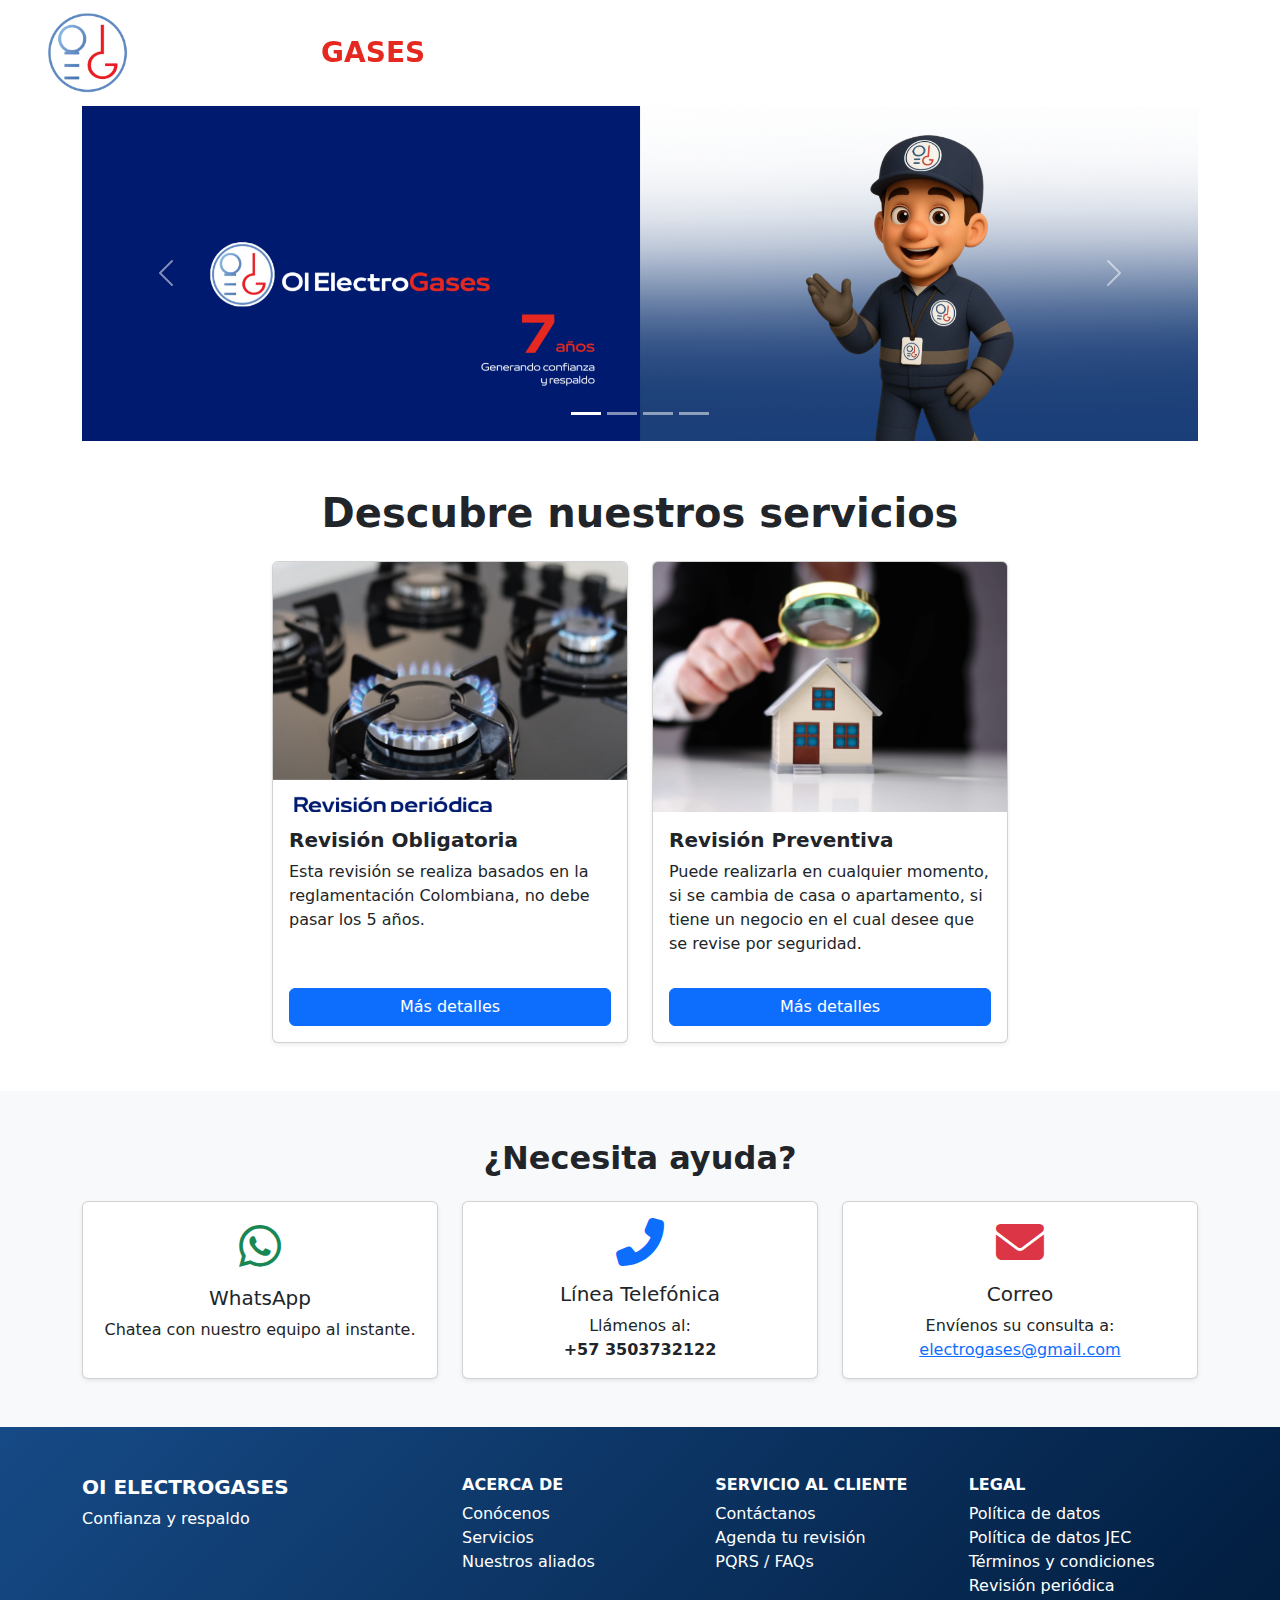
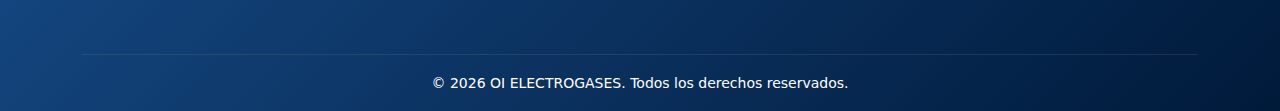
<file: index.html>
<!DOCTYPE html>
<html lang="es">
<head>
  <meta charset="UTF-8" />
  <meta name="viewport" content="width=device-width, initial-scale=1" />
  
  <!-- SEO Meta Tags -->
  <title>OI ELECTROGASES – Inicio | Revisión Periódica Obligatoria de Gas Natural</title>
  <meta name="description" content="OI ELECTROGASES - Empresa especializada en revisiones periódicas obligatorias de gas natural en Colombia. Servicios certificados por ONAC. Agenda tu revisión hoy." />
  <meta name="keywords" content="revisión gas natural, inspección gas, RPO, revisión periódica obligatoria, gas natural Colombia, ONAC, revisión preventiva gas, certificación gas" />
  <meta name="author" content="OI ELECTROGASES" />
  <meta name="robots" content="index, follow" />
  <link rel="canonical" href="https://www.oielectrogases.com/" />
  
  <!-- Open Graph / Facebook -->
  <meta property="og:type" content="website" />
  <meta property="og:url" content="https://www.oielectrogases.com/" />
  <meta property="og:title" content="OI ELECTROGASES - Revisión Periódica Obligatoria de Gas Natural" />
  <meta property="og:description" content="Servicios certificados de revisión e inspección de instalaciones de gas natural en Colombia. Cumplimiento con normativa CREG." />
  <meta property="og:image" content="https://www.oielectrogases.com/img/logo.png" />
  <meta property="og:site_name" content="OI ELECTROGASES" />
  <meta property="og:locale" content="es_CO" />
  
  <!-- Twitter Card -->
  <meta name="twitter:card" content="summary_large_image" />
  <meta name="twitter:url" content="https://www.oielectrogases.com/" />
  <meta name="twitter:title" content="OI ELECTROGASES - Revisión Periódica Obligatoria de Gas" />
  <meta name="twitter:description" content="Servicios certificados de revisión e inspección de instalaciones de gas natural en Colombia." />
  <meta name="twitter:image" content="https://www.oielectrogases.com/img/logo.png" />

  <!-- Favicon -->
  <link rel="icon" type="image/png" sizes="32x32" href="img/logo.png" />
  <link rel="icon" type="image/png" sizes="16x16" href="img/logo.png" />
  <link rel="apple-touch-icon" sizes="180x180" href="img/logo.png" />
  <link rel="shortcut icon" href="img/logo.png" />

  <!-- === BOOTSTRAP CSS LOCAL === -->
  <link rel="stylesheet" href="css/bootstrap.min.css" />

  <!-- 2) FontAwesome CSS local -->
  <!-- Aquí enlazamos al all.min.css que está dentro de tu carpeta css/ -->
  <link rel="stylesheet" href="css/all.min.css" />
  <link rel="stylesheet" href="css/style.css">
  <link href="https://fonts.googleapis.com/css2?family=Work+Sans:wght@100&display=swap" rel="stylesheet">

</head>
<body>
  <!-- ============================
       BARRA DE NAVEGACIÓN (Header) - Componente dinámico
       ============================ -->
  <div id="navbar-container"></div>


  <!-- ================
       VISTA: INICIO
       ================ -->
  <main>
<!-- ============================================
     CARRUSEL EN CONTAINER (alto 500px, .png,
     autoplay y controles manuales)
     ============================================ -->
  <div class="container py-0">
    <div
      id="miCarrusel"
      class="carousel slide"
      data-bs-ride="carousel"
      data-bs-interval="5000"
    >
      <!-- Indicadores -->
      <div class="carousel-indicators">
        <button
          type="button"
          data-bs-target="#miCarrusel"
          data-bs-slide-to="0"
          class="active"
        ></button>
        <button
          type="button"
          data-bs-target="#miCarrusel"
          data-bs-slide-to="1"
        ></button>
        <button
          type="button"
          data-bs-target="#miCarrusel"
          data-bs-slide-to="2"
        ></button>
        <button
          type="button"
          data-bs-target="#miCarrusel"
          data-bs-slide-to="3"
        ></button>
      </div>

      <!-- Slides (solo imágenes) -->
      <div class="carousel-inner">
        <div class="carousel-item active">
          <img src="img/slide1.png" class="d-block w-100 carousel-img" alt="Slide 1" />
        </div>
        <div class="carousel-item">
          <img src="img/slide2.png" class="d-block w-100 carousel-img" alt="Slide 2" loading="lazy" />
        </div>
        <div class="carousel-item">
          <img src="img/slide3.png" class="d-block w-100 carousel-img" alt="Slide 3" loading="lazy" />
        </div>
        <div class="carousel-item">
          <img src="img/slide4.png" class="d-block w-100 carousel-img" alt="Slide 4" loading="lazy" />
        </div>
      </div>

      <!-- Controles -->
      <button class="carousel-control-prev" type="button" data-bs-target="#miCarrusel" data-bs-slide="prev">
        <span class="carousel-control-prev-icon"></span>
        <span class="visually-hidden">Anterior</span>
      </button>
      <button class="carousel-control-next" type="button" data-bs-target="#miCarrusel" data-bs-slide="next">
        <span class="carousel-control-next-icon"></span>
        <span class="visually-hidden">Siguiente</span>
      </button>
    </div>
  </div>

    <!-- 2. “Descubre Nuestros Servicios”: 2 CARTAS -->
    <section id="descubreServicios" class="py-5">
      <div class="container">
        <h1 class="text-center fw-bold mb-4 titulo-grande">Descubre nuestros servicios</h1>
        <div class="row g-4 justify-content-center">
          <!-- Card 1: Revisión Obligatoria -->
          <div class="col-md-5 col-lg-4">
            <div class="card h-100 shadow-sm">
              <img
                src="img/rpo.png"
                class="card-img-top"
                alt="Revisión Obligatoria"
                style="height: 250px; object-fit: cover;"
                loading="lazy"
              />
              <div class="card-body d-flex flex-column">
                <h5 class="card-title" style="font-weight: bold;">Revisión Obligatoria</h5>
                <p class="card-text flex-grow-1">
                  Esta revisión se realiza basados en la reglamentación Colombiana, no debe pasar los 5 años. 
                </p>
                <a href="pages/servicios.html" class="btn btn-primary mt-3">Más detalles</a>
              </div>
            </div>
          </div>
          <!-- Card 2: Revisión Preventiva -->
          <div class="col-md-5 col-lg-4">
            <div class="card h-100 shadow-sm">
              <img
                src="img/rpreventiva.png"
                class="card-img-top"
                alt="Revisión Preventiva"
                style="height: 250px; object-fit: cover;"
                loading="lazy"
              />
              <div class="card-body d-flex flex-column">
                <h5 class="card-title" style="font-weight: bold;">Revisión Preventiva</h5>
                <p class="card-text flex-grow-1">
                  Puede realizarla en cualquier momento, si se cambia de casa o apartamento, si tiene un negocio en el cual desee que se revise por seguridad.
                </p>
                <a href="pages/servicios.html" class="btn btn-primary mt-3">Más detalles</a>
              </div>
            </div>
          </div>
        </div>
      </div>
    </section>

    <!-- 3. “¿Necesitas ayuda?”: 3 CARTAS -->
    <!-- ================================
     SECCIÓN: “¿Necesitas ayuda?”
     ================================= -->
<section id="necesitasAyuda" class="py-5 bg-light">
  <div class="container">
    <h2 class="text-center fw-bold mb-4 titulo-grande">¿Necesita ayuda?</h2>
    <div class="row g-4 justify-content-center">
      <!-- Carta 1: WhatsApp -->
      <div class="col-sm-6 col-md-4">
        <div class="card h-100 text-center shadow-sm">
          <div class="card-body d-flex flex-column align-items-center justify-content-center">
            <!-- Icono de WhatsApp -->
            <i class="fab fa-whatsapp fa-3x text-success mb-3"></i>
            <h5 class="card-title">WhatsApp</h5>
            <p class="card-text">
              Chatea con nuestro equipo al instante.
            </p>
            <a href="https://wa.me/573503732122" target="_blank" rel="noopener noreferrer" class="stretched-link"></a>
          </div>
        </div>
      </div>

      <!-- Carta 2: Línea Telefónica -->
      <div class="col-sm-6 col-md-4">
        <div class="card h-100 text-center shadow-sm">
          <div class="card-body d-flex flex-column align-items-center justify-content-center">
            <!-- Icono de teléfono -->
            <i class="fas fa-phone-alt fa-3x text-primary mb-3"></i>
            <h5 class="card-title">Línea Telefónica</h5>
            <p class="card-text">
              Llámenos al:
              <br />
              <strong>+57 3503732122</strong>
            </p>
          </div>
        </div>
      </div>

      <!-- Carta 3: Correo Electrónico -->
      <div class="col-sm-6 col-md-4">
        <div class="card h-100 text-center shadow-sm">
          <div class="card-body d-flex flex-column align-items-center justify-content-center">
            <!-- Icono de correo -->
            <i class="fas fa-envelope fa-3x text-danger mb-3"></i>
            <h5 class="card-title">Correo</h5>
            <p class="card-text">
              Envíenos su consulta a:
              <br />
              <a href="mailto:electrogases@gmail.com">electrogases@gmail.com</a>
            </p>
          </div>
        </div>
      </div>
    </div>
  </div>
</section>


  <!-- =====================
       FOOTER COMÚN - Componente dinámico
       ===================== -->
  <div id="footer-container"></div>


  <!-- === BOOTSTRAP JS LOCAL === -->
  <script src="js/bootstrap.bundle.min.js"></script>
  <!-- Componentes reutilizables -->
  <script src="js/components.js"></script>
</body>
</html>
</file>
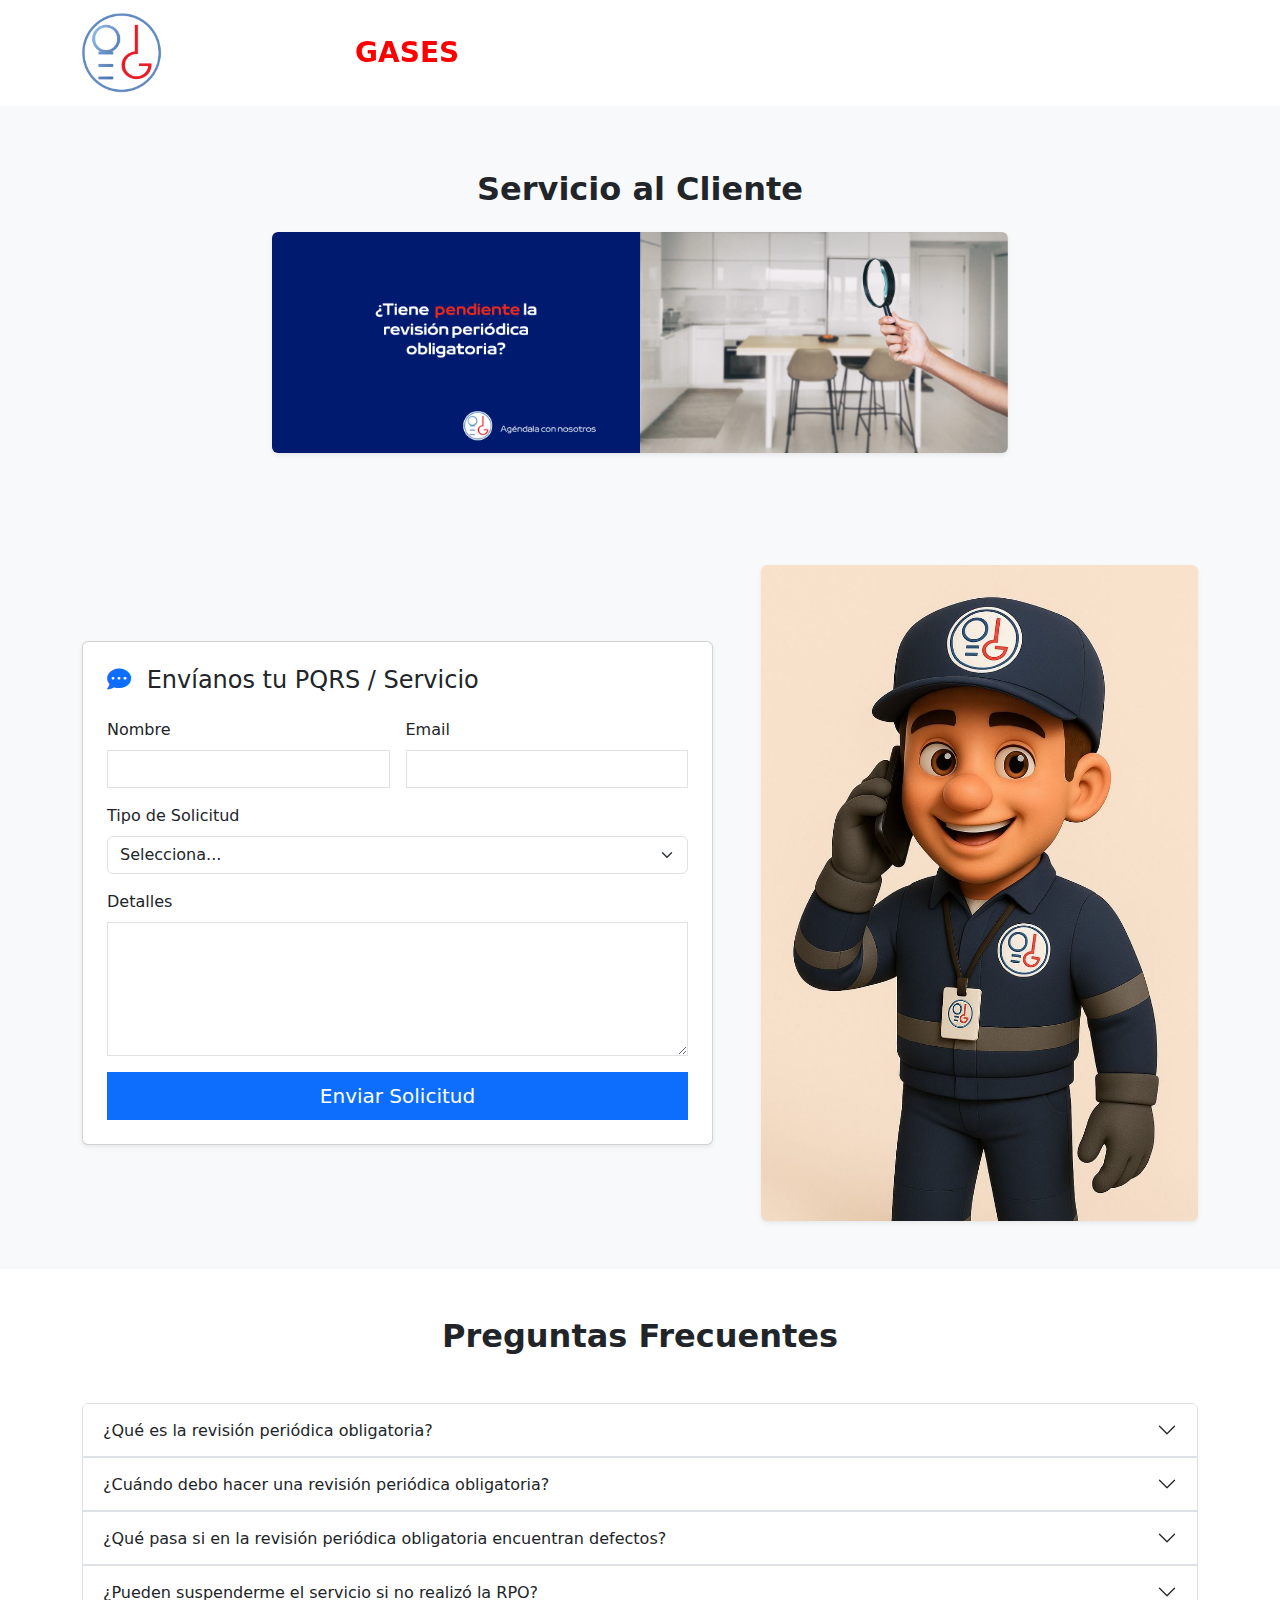
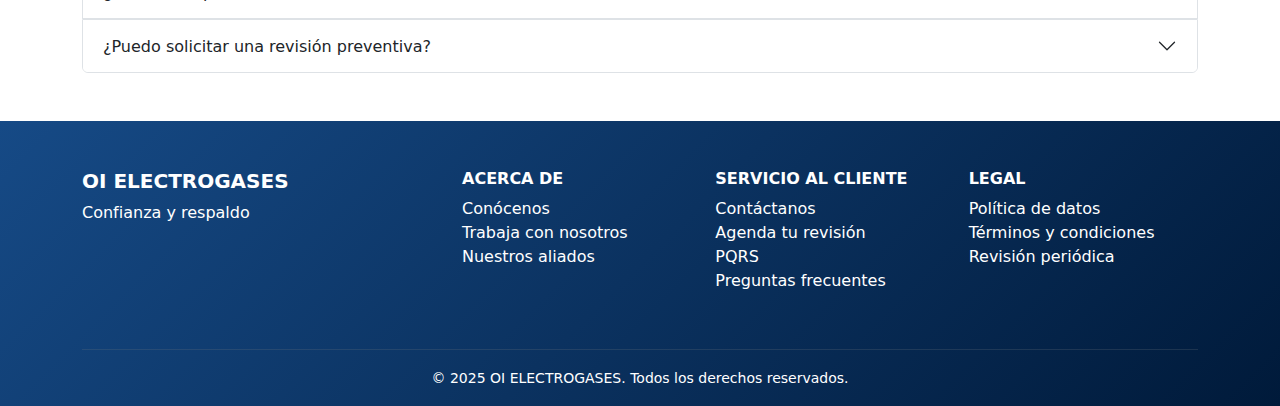
<file: servicios.html>
<!DOCTYPE html>
<html lang="es">
<head>
  <meta charset="UTF-8" />
  <meta name="viewport" content="width=device-width, initial-scale=1" />
  <title>OI ELECTROGASES – Servicios</title>

  <!-- Bootstrap CSS local -->
  <link rel="stylesheet" href="css/bootstrap.min.css" />

  <!-- FontAwesome CSS local (para íconos) -->
  <link rel="stylesheet" href="css/all.min.css" />

  <link rel="stylesheet" href="css/style.css">

  <style>
    /* =============================
       ESTILOS PARA LA VISTA “Servicios”
       ============================= */

    /* ===== Servicio al Cliente ===== */
    #servicioCliente {
      background-color: #f8f9fa;
      padding: 4rem 0;
    }
    #servicioCliente .cliente-img {
      max-height: 500px; /* igual que el carrusel */
      object-fit: cover;
    }

    /* ===== PQRS / Servicio ===== */
    #pqrServicio .form-control {
      border-radius: 0;
    }
    #pqrServicio .btn-primary {
      border-radius: 0;
    }

    /* ===== Preguntas Frecuentes ===== */
    #faqServicio .accordion-button::after {
      margin-left: auto;
    }
    #faqServicio .accordion-item + .accordion-item {
      border-top: 1px solid #dee2e6;
    }

    /* ===== Footer ===== */
    footer {
      background-color: #212529;
      color: #ffffff;
    }
    footer a {
      color: #ffffff;
      text-decoration: none;
    }
    footer a:hover {
      text-decoration: underline;
    }
  </style>
</head>
<body>
  <!-- ============================
       BARRA DE NAVEGACIÓN (Header)
       ============================ -->
<nav class="navbar navbar-expand-lg navbar-dark navbar-oscuro sticky-top">
  <div class="container">
    <!-- Logo + Título a la izquierda -->
    <a class="navbar-brand d-flex align-items-center" href="index.html">
      <img
        src="img/logo.png"
        alt="IOELECTROGASES Logo"
        style="height: 80px;"
        class="me-2"
      />
      <span class="fs-3 fw-bold" style="color: white;">OI ELECTRO</span><span class="fs-3 fw-bold" style="color: red;">GASES</span>
    </a>

    <!-- Botón toggle (móvil) -->
    <button
      class="navbar-toggler"
      type="button"
      data-bs-toggle="collapse"
      data-bs-target="#mainNavbar"
      aria-controls="mainNavbar"
      aria-expanded="false"
      aria-label="Abrir menú de navegación"
    >
      <span class="navbar-toggler-icon"></span>
    </button>

    <!-- Ítems del menú -->
    <div class="collapse navbar-collapse" id="mainNavbar">
      <ul class="navbar-nav ms-auto mb-2 mb-lg-0">
        <li class="nav-item">
          <a class="nav-link active" aria-current="page" href="index.html">Inicio</a>
        </li>
        <li class="nav-item">
          <a class="nav-link" href="conocenos.html">Conócenos</a>
        </li>
        <li class="nav-item">
          <a class="nav-link" href="servicios.html">Servicios</a>
        </li>
        <li class="nav-item dropdown">
          <a
            class="nav-link dropdown-toggle"
            href="#"
            id="navbarDropdown"
            role="button"
            data-bs-toggle="dropdown"
            aria-expanded="false"
          >
            Más
          </a>
          <ul class="dropdown-menu dropdown-menu-end" aria-labelledby="navbarDropdown">
            <li>
              <a class="dropdown-item" href="marco_legal.html">Marco legal</a>
            </li>
          </ul>
        </li>
      </ul>
    </div>
  </div>
</nav>

  <!-- ================================
       SECCIÓN 1: Servicio al Cliente
       ================================ -->
  <section id="servicioCliente">
    <div class="container text-center">
      <h2 class="fw-bold mb-4">Servicio al Cliente</h2>
      <div class="row justify-content-center">
        <div class="col-lg-8">
          <img
            src="img/svo.png"
            alt="Servicio al Cliente"
            class="img-fluid rounded shadow-sm cliente-img"
          />
        </div>
      </div>
    </div>
  </section>

  <!-- =====================================
       SECCIÓN 2: PQRS / Servicio + Imagen
       ===================================== -->
<section id="pqrServicio" class="py-5 bg-light">
  <div class="container">
    <div class="row gx-5 align-items-center">
      <!-- Formulario (columna izquierda) -->
      <div class="col-lg-7 mb-4 mb-lg-0">
        <div class="card shadow-sm">
          <div class="card-body p-4">
            <h3 class="h4 mb-4">
              <i class="fas fa-comment-dots text-primary me-2"></i>
              Envíanos tu PQRS / Servicio
            </h3>

            <!-- IMPORTANTE: aquí NO se usa action ni method -->
            <!-- onsubmit llama a enviarPorGAS(event) -->
            <form id="pqrForm" class="needs-validation" novalidate onsubmit="enviarPorGAS(event)">
              <div class="row g-3">
                <div class="col-md-6">
                  <label for="pqrName" class="form-label">Nombre</label>
                  <input
                    type="text"
                    class="form-control"
                    id="pqrName"
                    name="from_name"
                    required
                  />
                  <div class="invalid-feedback">Ingresa tu nombre.</div>
                </div>
                <div class="col-md-6">
                  <label for="pqrEmail" class="form-label">Email</label>
                  <input
                    type="email"
                    class="form-control"
                    id="pqrEmail"
                    name="reply_to"
                    required
                  />
                  <div class="invalid-feedback">Ingresa un email válido.</div>
                </div>
              </div>

              <div class="mb-3 mt-3">
                <label for="pqrType" class="form-label">Tipo de Solicitud</label>
                <select
                  id="pqrType"
                  name="tipo"
                  class="form-select"
                  required
                >
                  <option value="" disabled selected>Selecciona...</option>
                  <option value="petición">Petición</option>
                  <option value="queja">Queja</option>
                  <option value="reclamo">Reclamo</option>
                  <option value="servicio">Servicio</option>
                </select>
                <div class="invalid-feedback">Selecciona un tipo.</div>
              </div>

              <div class="mb-3">
                <label for="pqrDetails" class="form-label">Detalles</label>
                <textarea
                  id="pqrDetails"
                  name="message"
                  rows="5"
                  class="form-control"
                  required
                ></textarea>
                <div class="invalid-feedback">Escribe los detalles.</div>
              </div>

              <div class="d-grid">
                <button type="submit" class="btn btn-primary btn-lg">Enviar Solicitud</button>
              </div>

              <!-- Mensaje de éxito oculto inicialmente -->
              <div
                id="pqrSuccess"
                class="alert alert-success mt-4 d-none"
                role="alert"
              >
                <i class="fas fa-check-circle me-2"></i>
                ¡Gracias! Tu solicitud ha sido enviada. Te contactaremos en un lapso de 48 horas.
              </div>
            </form>
          </div>
        </div>
      </div>

        <!-- Imagen (derecha) -->
        <div class="col-lg-5">
          <img
+         src="img/llamada.jpg"
+         alt="Ilustración PQRS/Servicio"
+         class="img-fluid rounded shadow-sm servicio-img"
+       />
        </div>
      </div>
    </div>
  </section>

  <!-- =============================
       SECCIÓN 3: Preguntas Frecuentes
       ============================= -->
  <section id="faqServicio" class="py-5">
    <div class="container">
      <h2 class="text-center fw-bold mb-5">Preguntas Frecuentes</h2>
      <div class="accordion" id="accordionFAQ">
        <!-- Pregunta 1 -->
        <div class="accordion-item">
          <h2 class="accordion-header" id="faqHeading1">
            <button class="accordion-button collapsed" type="button" data-bs-toggle="collapse" data-bs-target="#faqCollapse1" aria-expanded="false" aria-controls="faqCollapse1">
              ¿Qué es la revisión periódica obligatoria?
            </button>
          </h2>
          <div id="faqCollapse1" class="accordion-collapse collapse" aria-labelledby="faqHeading1" data-bs-parent="#accordionFAQ">
            <div class="accordion-body">
            La revisión periódica obligatoria (RPO), es una inspección que realizan los organismos acreditados por el organismos nacional de acreditación (ONAC), en donde se verifica el adecuado funcionamiento de la instalación interna de gas de los usuarios,
             dentro de un plazo mínimo de 4 años y 7 meses, máximo de 5 años, cumpliendo con las normas y reglamentos técnicos de acuerdo con la resolución 067 de 1995 de la comisión de regulación de energía y gas ( CREG), modificada por la resolución CREG 059 de 2012.

            </div>
          </div>
        </div>

        <!-- Pregunta 2 -->
        <div class="accordion-item">
          <h2 class="accordion-header" id="faqHeading2">
            <button class="accordion-button collapsed" type="button" data-bs-toggle="collapse" data-bs-target="#faqCollapse2" aria-expanded="false" aria-controls="faqCollapse2">
              ¿Cuándo debo hacer una revisión periódica obligatoria?
            </button>
          </h2>
          <div id="faqCollapse2" class="accordion-collapse collapse" aria-labelledby="faqHeading2" data-bs-parent="#accordionFAQ">
            <div class="accordion-body">
              La RPO se realiza en periodos de 55 a 60 meses, contados desde la puesta en servicio de la instalación o desde la última revisión periódica obligatoria que se realizó. 
              La fecha de vencimiento de esta revisión la encuentra en su factura.
            </div>
          </div>
        </div>

        <!-- Pregunta 3 -->
        <div class="accordion-item">
          <h2 class="accordion-header" id="faqHeading3">
            <button class="accordion-button collapsed" type="button" data-bs-toggle="collapse" data-bs-target="#faqCollapse3" aria-expanded="false" aria-controls="faqCollapse3">
              ¿Qué pasa si en la revisión periódica obligatoria encuentran defectos?
            </button>
          </h2>
          <div id="faqCollapse3" class="accordion-collapse collapse" aria-labelledby="faqHeading3" data-bs-parent="#accordionFAQ">
            <div class="accordion-body">
              <P>
              Si en el resultado de la revisión se evidencian los siguiente hallazgos: 
              </P><P>
              a. Defectos críticos: El distribuidor suspende el servicio, ya que comprometen la seguridad de las personas.
              </P>
              b. Defectos no críticos: El usuario debe tener máximo dos meses para corregir los defectos y realizar una nueva inspección SIN COSTO, con la cual el organismo de inspección notifique a la distribuidora que la instalación es segura. 

            </div>
          </div>
        </div>

        <!-- Pregunta 4 -->
        <div class="accordion-item">
          <h2 class="accordion-header" id="faqHeading4">
            <button class="accordion-button collapsed" type="button" data-bs-toggle="collapse" data-bs-target="#faqCollapse4" aria-expanded="false" aria-controls="faqCollapse4">
              ¿Pueden suspenderme el servicio si no realizó la RPO?
            </button>
          </h2>
          <div id="faqCollapse4" class="accordion-collapse collapse" aria-labelledby="faqHeading4" data-bs-parent="#accordionFAQ">
            <div class="accordion-body">
              <P>
                Si, esto se realiza por seguridad. De acuerdo a lo establecido en la resolución CREG 067 de 1995 y la resolución MME 90902 de 2013, la suspensión preventiva aplica para las siguientes situaciones:
              </P>
              <P>
                a. Cuando se cumple el plazo máximo de 5 años para la revisión periódica obligatoria de acuerdo con el numeral (viii) del numeral 5.23 de la Resolución CREG 067 ( modificado por el Art. 9 de la Resolución CREG 059 de 2012): 
                “Si diez (10) días calendario antes de cumplirse el Plazo Máximo para la Revisión Periódica Obligatoria el distribuidor no ha recibido el certificado de conformidad, deberá informar al usuario de su ausencia, y le concederá cinco días calendario para allegarlo, 
                so pena de suspenderle el servicio (…) Surtido lo anterior sin que la instalación cuente con el Certificado de Conformidad, o en el evento que éste no sea auténtico, el distribuidor procederá a la suspensión del servicio
              </P>
              <P>
                b. Cuando se evidencian defectos críticos. 
              </P>
                c. Cuando se evidencian defectos no críticos que no han sido arreglados durante el tiempo establecido.
            </div>
          </div>
        </div>

        <!-- Pregunta 5 -->
        <div class="accordion-item">
          <h2 class="accordion-header" id="faqHeading5">
            <button class="accordion-button collapsed" type="button" data-bs-toggle="collapse" data-bs-target="#faqCollapse5" aria-expanded="false" aria-controls="faqCollapse5">
              ¿Puedo solicitar una revisión preventiva?
            </button>
          </h2>
          <div id="faqCollapse5" class="accordion-collapse collapse" aria-labelledby="faqHeading5" data-bs-parent="#accordionFAQ">
            <div class="accordion-body">
              Si, cuando lo desee puede solicitar una revisión de manera preventiva de la instalación interna de gas, como por ejemplo, si cambia el lugar donde vive y desea saber si la instalación interna del gas es segura. 
            </div>
          </div>
        </div>
      </div>
    </div>
  </section>

  <!-- =====================
       FOOTER COMÚN
       ===================== -->
  <footer class="bg-dark text-white pt-5">
    <div class="container">
      <div class="row">
        <!-- IZQUIERDA: Nombre y mensaje -->
        <div class="col-md-4 mb-4">
          <h5 class="fw-bold">OI ELECTROGASES</h5>
          <p class="mb-0">Confianza y respaldo</p>
        </div>
        <!-- DERECHA: Tres apartados -->
        <div class="col-md-8">
          <div class="row">
            <!-- 1: Acerca de -->
            <div class="col-6 col-lg-4 mb-4">
              <h6 class="text-uppercase fw-bold">Acerca de</h6>
              <ul class="list-unstyled">
                <li><a href="conocenos.html" class="text-white">Conócenos</a></li>
                <li><a href="servicios.html" class="text-white">Trabaja con nosotros</a></li>
                <li><a href="conocenos.html" class="text-white">Nuestros aliados</a></li>
              </ul>
            </div>
            <!-- 2: Servicio al Cliente -->
            <div class="col-6 col-lg-4 mb-4">
              <h6 class="text-uppercase fw-bold">Servicio al Cliente</h6>
              <ul class="list-unstyled">
                <li><a href="servicios.html#servicioCliente" class="text-white">Contáctanos</a></li>
                <li><a href="servicios.html#pqrServicio" class="text-white">Agenda tu revisión</a></li>
                <li><a href="servicios.html#faqServicio" class="text-white">PQRS</a></li>
                <li><a href="servicios.html" class="text-white text-decoration-none">Preguntas frecuentes</a></li>
              </ul>
            </div>
            <!-- 3: Legal -->
            <div class="col-6 col-lg-4 mb-4">
              <h6 class="text-uppercase fw-bold">Legal</h6>
              <ul class="list-unstyled">
                <li><a href="marco_legal.html" class="text-white">Política de datos</a></li>
                <li><a href="marco_legal.html" class="text-white">Términos y condiciones</a></li>
                <li><a href="marco_legal.html" class="text-white">Revisión periódica</a></li>
              </ul>
            </div>
          </div>
        </div>
      </div>
      <hr class="border-secondary" />
      <div class="text-center pb-3">
        <small>&copy; 2025 OI ELECTROGASES. Todos los derechos reservados.</small>
      </div>
    </div>
  </footer>

  <!-- Bootstrap JS local -->
  <script src="js/bootstrap.bundle.min.js"></script>

  <!-- Script para validación de formulario PQRS/Servicio -->
  <script>
    (function() {
      const form = document.getElementById('pqrForm');
      const success = document.getElementById('pqrSuccess');
      form.addEventListener('submit', function(e) {
        e.preventDefault();
        if (!form.checkValidity()) {
          form.classList.add('was-validated');
          return;
        }
        form.reset();
        form.classList.remove('was-validated');
        success.classList.remove('d-none');
      });
    })();
  </script>
<script>
  function enviarPorGAS(event) {
    event.preventDefault(); // Evita que el formulario haga submit convencional

    const form = document.getElementById("pqrForm");
    if (!form.checkValidity()) {
      // Si falla la validación de Bootstrap, mostramos feedback y no seguimos
      form.classList.add("was-validated");
      return;
    }

    // Construimos el FormData con los campos del formulario
    const data = new FormData(form);

    // 1) Aquí va la URL EXACTA de tu Web App de Apps Script
    fetch("https://script.google.com/macros/s/AKfycbzouDEESnvWj_Bp25T3VmPxM5a_Xux9Li-co2P_UyhCX-ar3c7SWTyQkg7n-q9G7_hX/exec", {
      method: "POST",
      mode: "cors",   // Cambiamos a "cors" ahora que habilitamos CORS en doPost
      body: data
    })
    .then(response => {
      // Verificamos que recibimos un 200 OK
      if (!response.ok) {
        throw new Error("HTTP " + response.status);
      }
      return response.json(); // parsea el JSON que devuelve doPost
    })
    .then(obj => {
      // El doPost de tu Apps Script devuelve { status: "ok" }
      if (obj.status === "ok") {
        // Limpiamos el formulario y mostramos el mensaje de éxito
        form.reset();
        form.classList.remove("was-validated");
        document.getElementById("pqrSuccess").classList.remove("d-none");
      } else {
        alert("Hubo un problema en el servidor. Intenta de nuevo.");
      }
    })
    .catch(error => {
      console.error("Error al enviar PQRS:", error);
      alert("Hubo un problema al enviar tu solicitud. Intenta de nuevo.");
    });

    return false;
  }
</script>

</body>
</html>
</file>
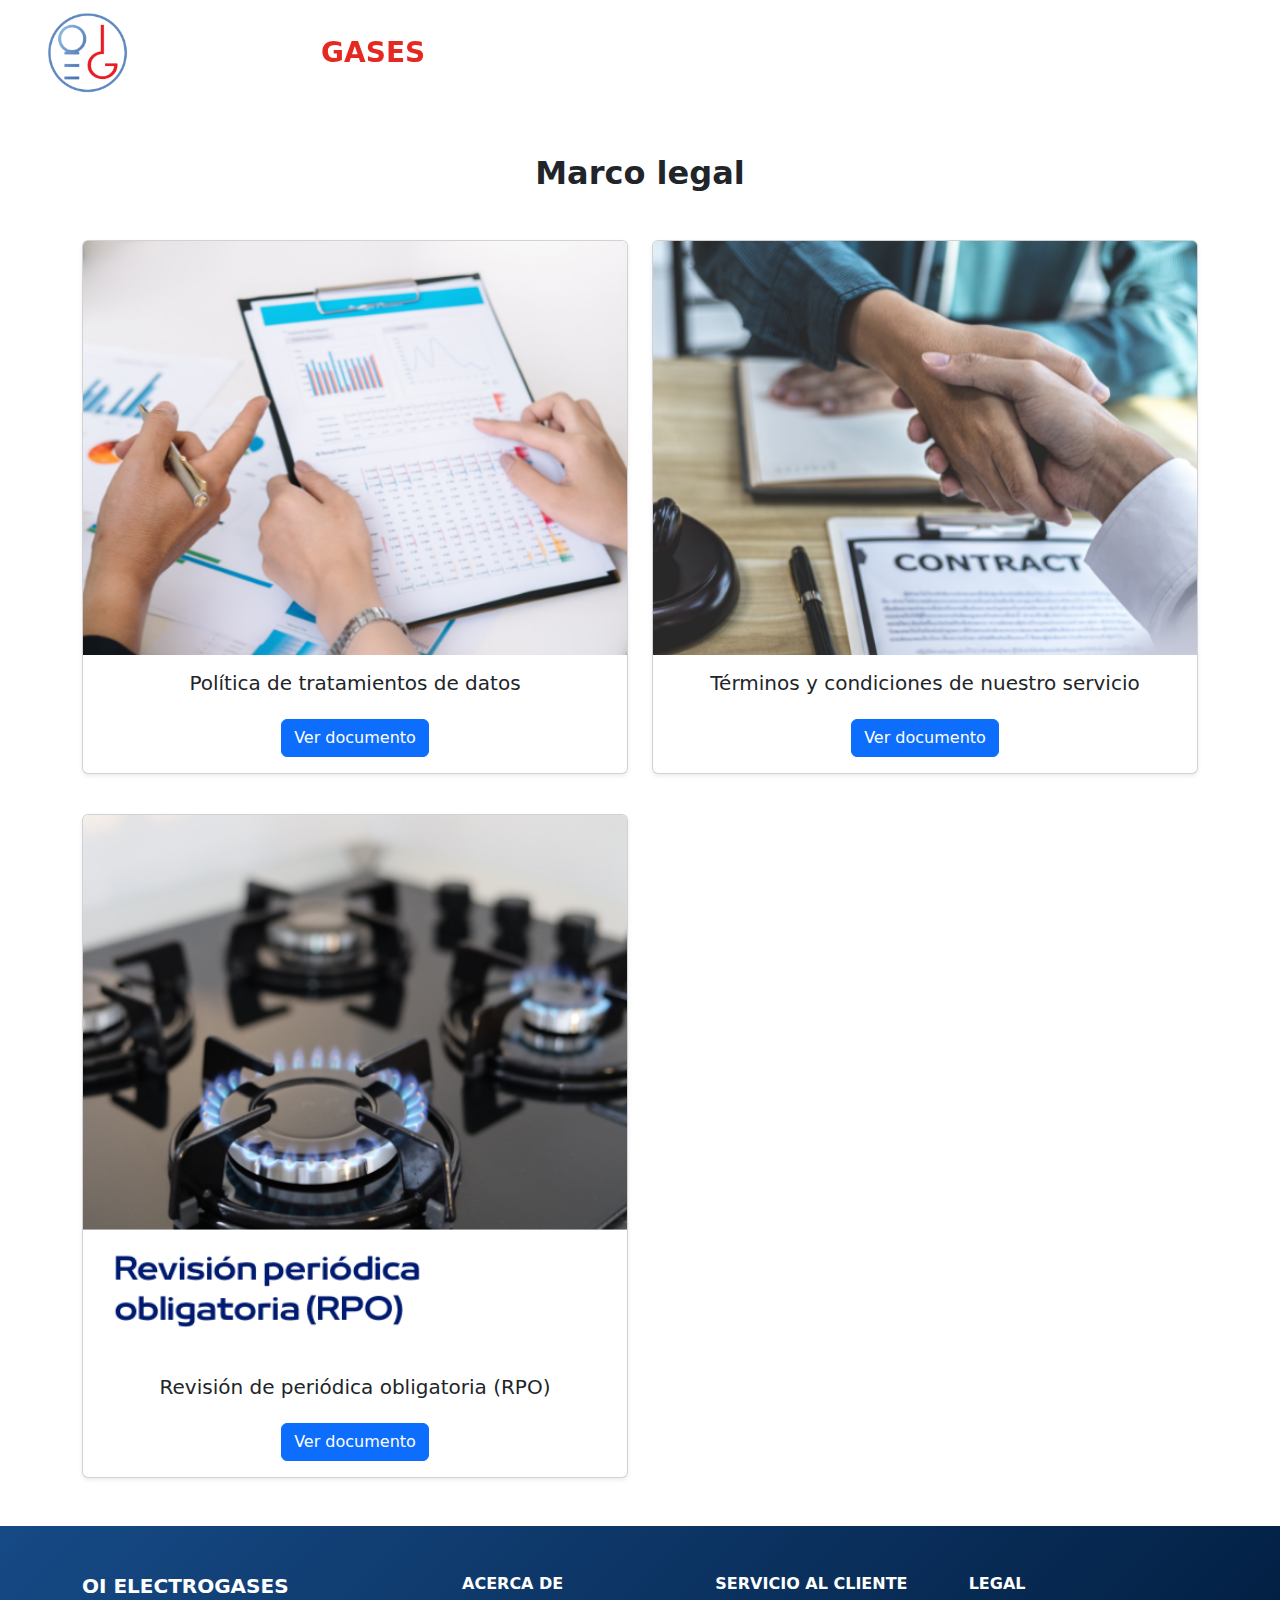
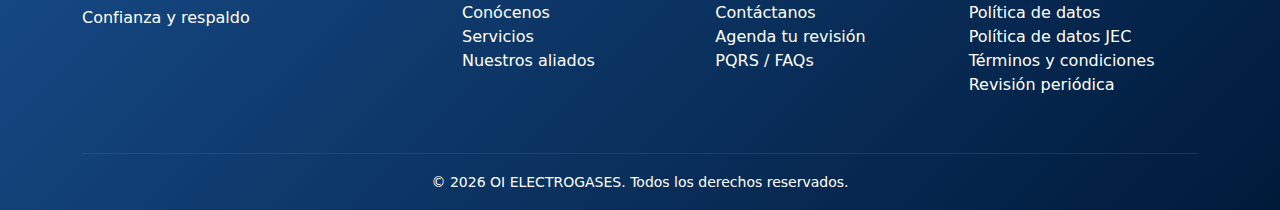
<file: pages/marco_legal.html>
<!DOCTYPE html>
<html lang="es">
<head>
  <meta charset="UTF-8" />
  <meta name="viewport" content="width=device-width, initial-scale=1" />
  
  <!-- SEO Meta Tags -->
  <title>OI ELECTROGASES – Marco Legal | Política de Tratamiento de Datos</title>
  <meta name="description" content="Marco legal de OI ELECTROGASES. Política de tratamiento de datos personales, términos y condiciones, y normativa de revisión periódica obligatoria." />
  <meta name="keywords" content="política tratamiento datos, términos condiciones, marco legal gas, normativa CREG, protección datos personales" />
  <meta name="author" content="OI ELECTROGASES" />
  <meta name="robots" content="index, follow" />
  <link rel="canonical" href="https://www.oielectrogases.com/pages/marco_legal.html" />
  
  <!-- Open Graph / Facebook -->
  <meta property="og:type" content="website" />
  <meta property="og:url" content="https://www.oielectrogases.com/pages/marco_legal.html" />
  <meta property="og:title" content="OI ELECTROGASES - Marco Legal | Política de Tratamiento de Datos" />
  <meta property="og:description" content="Marco legal de OI ELECTROGASES. Política de tratamiento de datos personales, términos y condiciones." />
  <meta property="og:image" content="https://www.oielectrogases.com/img/logo.png" />
  <meta property="og:site_name" content="OI ELECTROGASES" />
  <meta property="og:locale" content="es_CO" />
  
  <!-- Twitter Card -->
  <meta name="twitter:card" content="summary" />
  <meta name="twitter:url" content="https://www.oielectrogases.com/pages/marco_legal.html" />
  <meta name="twitter:title" content="OI ELECTROGASES - Marco Legal" />
  <meta name="twitter:description" content="Política de tratamiento de datos personales, términos y condiciones de OI ELECTROGASES." />
  <meta name="twitter:image" content="https://www.oielectrogases.com/img/logo.png" />

  <!-- Favicon -->
  <link rel="icon" type="image/png" sizes="32x32" href="../img/logo.png" />
  <link rel="icon" type="image/png" sizes="16x16" href="../img/logo.png" />
  <link rel="apple-touch-icon" sizes="180x180" href="../img/logo.png" />
  <link rel="shortcut icon" href="../img/logo.png" />

  <!-- === BOOTSTRAP CSS LOCAL === -->
  <link rel="stylesheet" href="../css/bootstrap.min.css" />

  <!-- 2) FontAwesome CSS local -->
  <!-- Aquí enlazamos al all.min.css que está dentro de tu carpeta css/ -->
  <link rel="stylesheet" href="../css/all.min.css" />

  <link rel="stylesheet" href="../css/style.css">
</head>
<body>
  <!-- ============================
       BARRA DE NAVEGACIÓN (Header) - Componente dinámico
       ============================ -->
  <div id="navbar-container"></div>


<!-- ================================
     SECCIÓN: Marco Legal
     ================================ -->
<section id="marcoLegal" class="py-5">
  <div class="container">
    <!-- Título -->
    <h2 class="text-center fw-bold mb-5 titulo-grande">Marco legal</h2>

    <!-- Fila 1: dos cartas horizontales -->
    <div class="row g-4">
      <!-- Carta 1 -->
      <div class="col-md-6">
        <div class="card h-80 shadow-sm">
          <!-- Reemplaza "img/politica-datos.png" por la ruta de tu imagen -->
          <img
            src="../img/pdatos.png"
            class="card-img-top marco-img"
            alt="Política de tratamientos de datos"
            loading="lazy"
          />
          <p></p>
          <h5 class="card-title text-center">Política de tratamientos de datos</h5>
          <div class="card-body text-center">
            <!-- Reemplaza "docs/politica-datos.pdf" por la ruta de tu documento -->
            <a href="../docs/Politica_tratamiento.pdf" class="btn btn-primary" target="_blank">
              Ver documento
            </a>
          </div>
        </div>
      </div>

      <!-- Carta 2 -->
      <div class="col-md-6">
        <div class="card h-80 shadow-sm">
          <!-- Reemplaza "img/terminos-condiciones.png" por la ruta de tu imagen -->
          <img
            src="../img/tyc.png"
            class="card-img-top marco-img"
            alt="Términos y condiciones"
            loading="lazy"
          />
          <p></p>
          <h5 class="card-title text-center">Términos y condiciones de nuestro servicio</h5>
          <div class="card-body text-center">
            <!-- TODO: Reemplazar con la ruta del documento cuando esté disponible -->
            <a href="#" class="btn btn-primary" onclick="alert('Documento próximamente disponible'); return false;">
              Ver documento
            </a>
          </div>
        </div>
      </div>
    </div>

    <!-- Fila 2: una sola carta alineada a la izquierda -->
    <div class="row g-4 mt-3">
      <div class="col-md-6">
        <div class="card h-80 shadow-sm">
          <!-- Reemplaza "img/revision-periodica.png" por la ruta de tu imagen -->
          <img
            src="../img/rpo.png"
            class="card-img-top marco-img"
            alt="Revisión periódica obligatoria"
            loading="lazy"
          />
          <p></p>
          <h5 class="card-title text-center">Revisión de periódica obligatoria (RPO)</h5>
          <div class="card-body text-center">
            <!-- TODO: Reemplazar con la ruta del documento cuando esté disponible -->
            <a href="#" class="btn btn-primary" onclick="alert('Documento próximamente disponible'); return false;">
              Ver documento
            </a>
          </div>
        </div>
      </div>
      <!-- Si quieres dejar espacio en blanco a la derecha, no añadas más columnas aquí -->
    </div>
  </div>
</section>


  <!-- =====================
       FOOTER COMÚN - Componente dinámico
       ===================== -->
  <div id="footer-container"></div>

  <!-- === BOOTSTRAP JS LOCAL === -->
  <script src="../js/bootstrap.bundle.min.js"></script>
  <!-- Componentes reutilizables -->
  <script src="../js/components.js"></script>
</body>
</html>
</file>
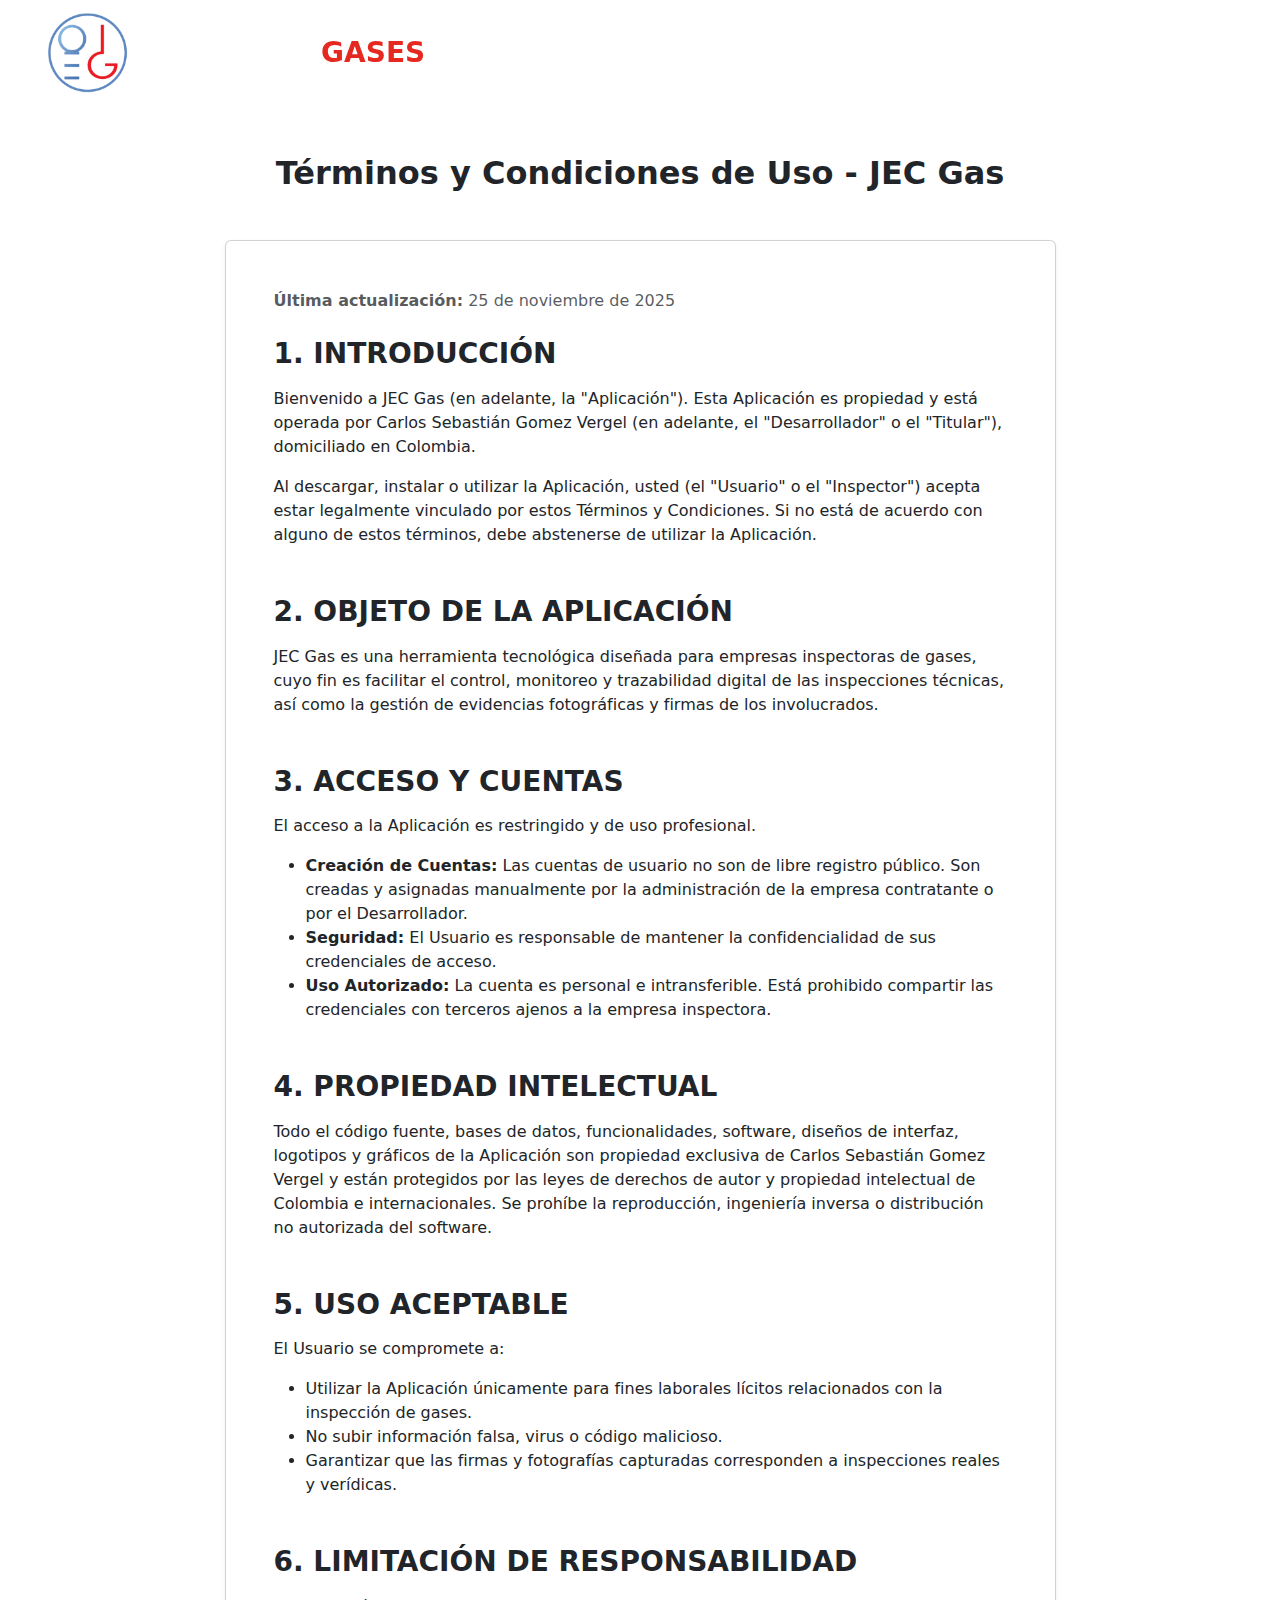
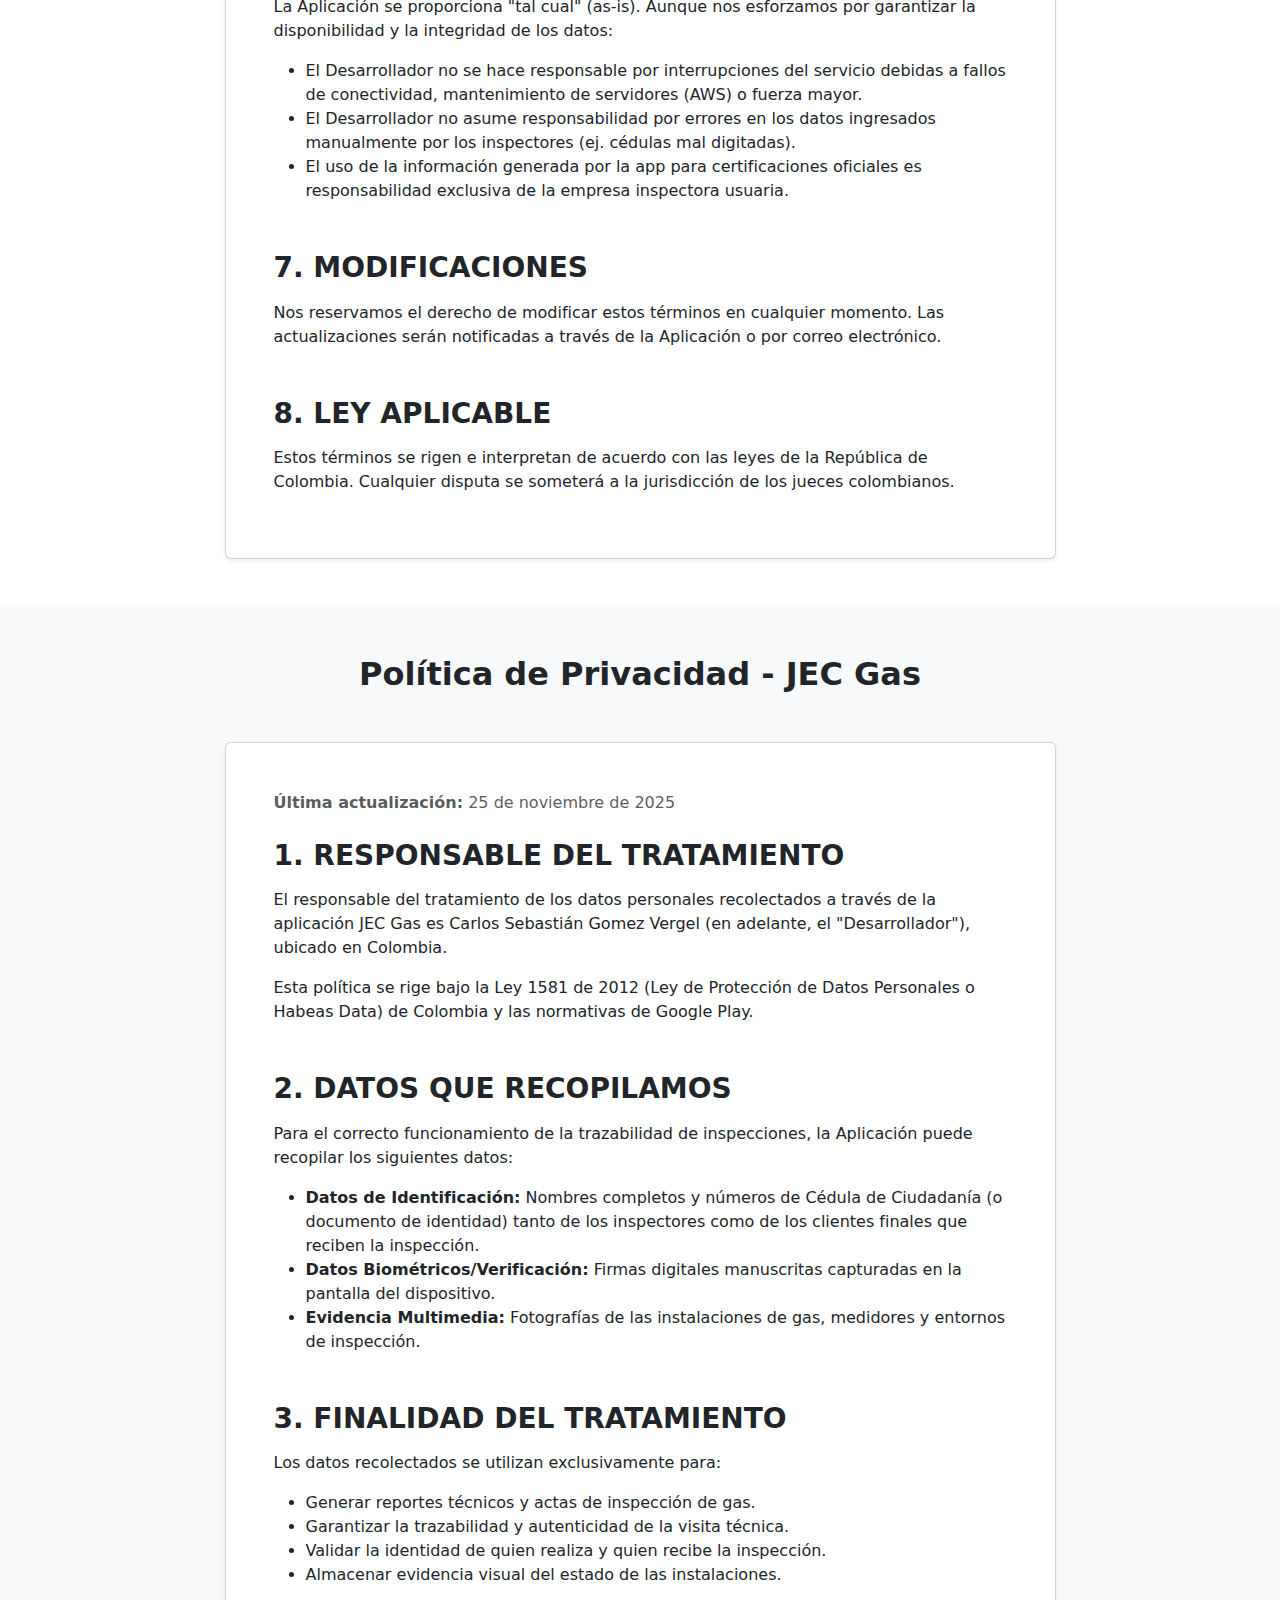
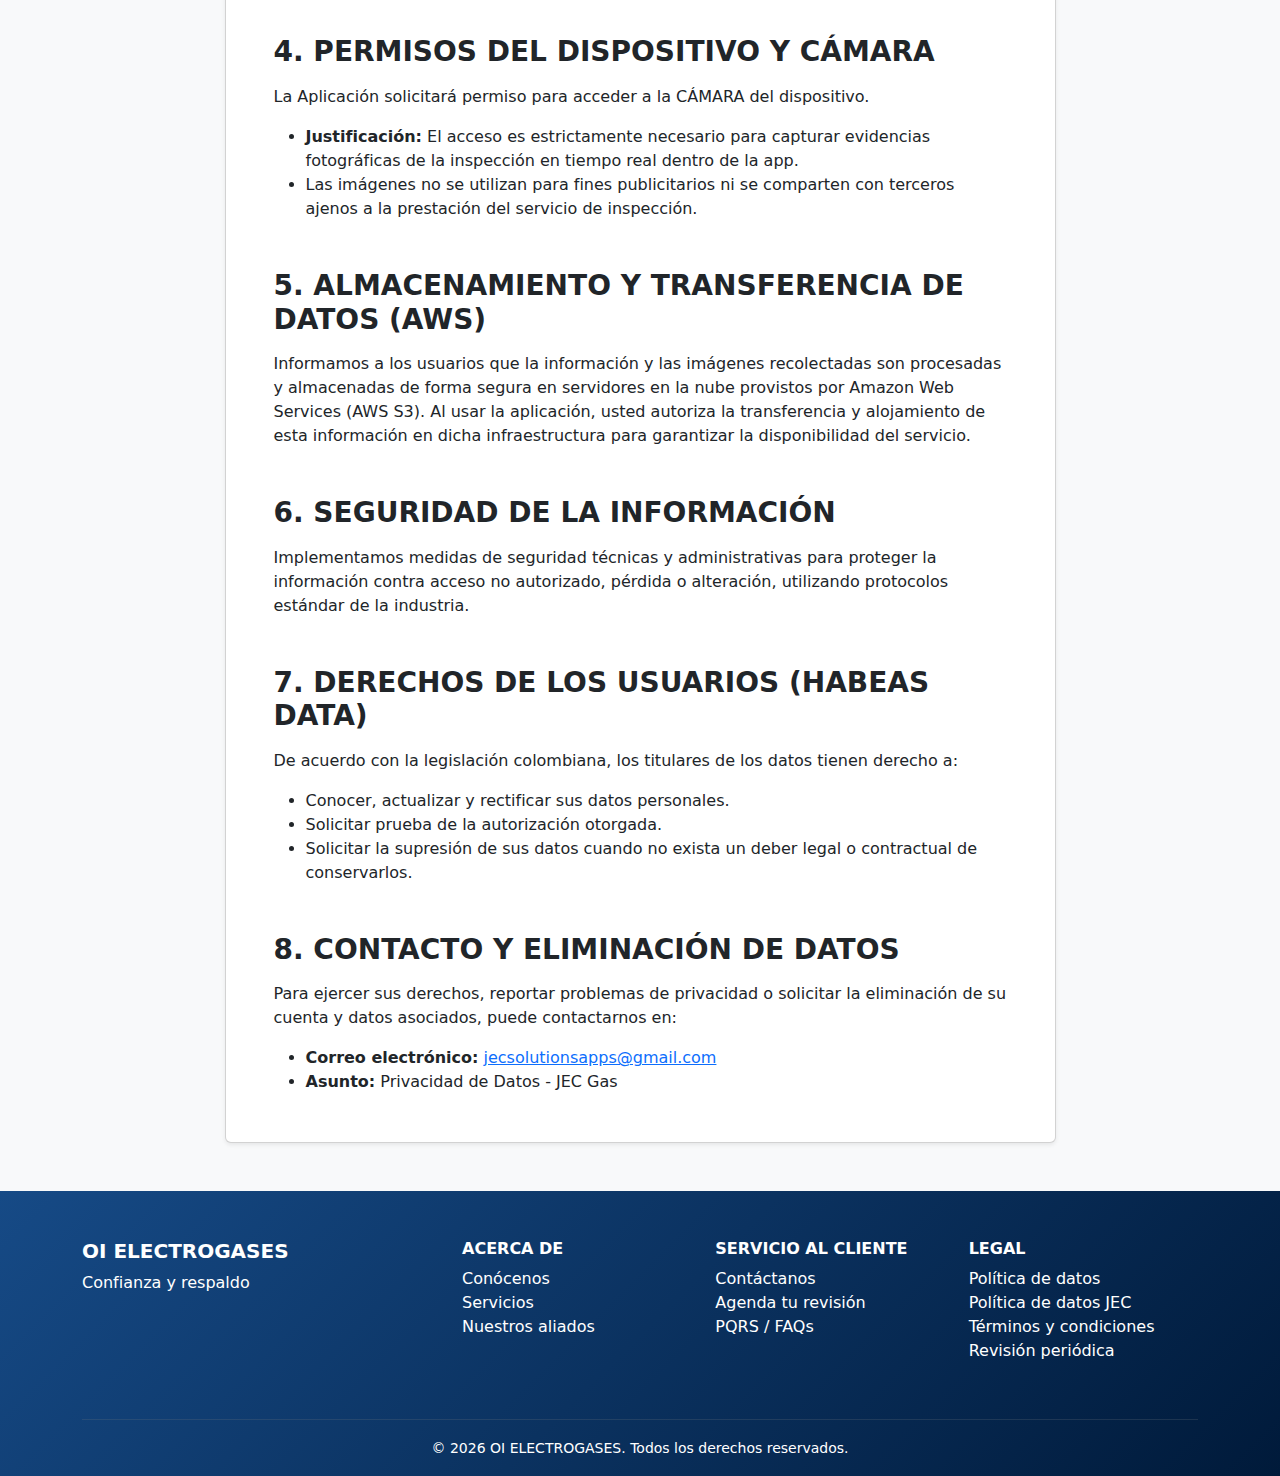
<file: pages/politica_datos_jec.html>
<!DOCTYPE html>
<html lang="es">
<head>
  <meta charset="UTF-8" />
  <meta name="viewport" content="width=device-width, initial-scale=1" />
  
  <!-- SEO Meta Tags -->
  <title>OI ELECTROGASES – Términos y Condiciones JEC Gas | Política de Privacidad</title>
  <meta name="description" content="Términos y condiciones de uso y política de privacidad de JEC Gas. Aplicación para empresas inspectoras de gases." />
  <meta name="keywords" content="términos condiciones JEC Gas, política privacidad JEC, política datos JEC, aplicación inspectoras gases" />
  <meta name="author" content="OI ELECTROGASES" />
  <meta name="robots" content="noindex, nofollow" />
  <link rel="canonical" href="https://www.oielectrogases.com/pages/politica_datos_jec.html" />
  
  <!-- Open Graph / Facebook -->
  <meta property="og:type" content="website" />
  <meta property="og:url" content="https://www.oielectrogases.com/pages/politica_datos_jec.html" />
  <meta property="og:title" content="OI ELECTROGASES - Términos y Condiciones JEC Gas | Política de Privacidad" />
  <meta property="og:description" content="Términos y condiciones de uso y política de privacidad de JEC Gas. Aplicación para empresas inspectoras de gases." />
  <meta property="og:image" content="https://www.oielectrogases.com/img/logo.png" />
  <meta property="og:site_name" content="OI ELECTROGASES" />
  <meta property="og:locale" content="es_CO" />
  
  <!-- Twitter Card -->
  <meta name="twitter:card" content="summary" />
  <meta name="twitter:url" content="https://www.oielectrogases.com/pages/politica_datos_jec.html" />
  <meta name="twitter:title" content="OI ELECTROGASES - Términos y Condiciones JEC Gas | Política de Privacidad" />
  <meta name="twitter:description" content="Términos y condiciones de uso y política de privacidad de JEC Gas. Aplicación para empresas inspectoras de gases." />
  <meta name="twitter:image" content="https://www.oielectrogases.com/img/logo.png" />

  <!-- Favicon -->
  <link rel="icon" type="image/png" sizes="32x32" href="../img/logo.png" />
  <link rel="icon" type="image/png" sizes="16x16" href="../img/logo.png" />
  <link rel="apple-touch-icon" sizes="180x180" href="../img/logo.png" />
  <link rel="shortcut icon" href="../img/logo.png" />

  <!-- === BOOTSTRAP CSS LOCAL === -->
  <link rel="stylesheet" href="../css/bootstrap.min.css" />

  <!-- 2) FontAwesome CSS local -->
  <!-- Aquí enlazamos al all.min.css que está dentro de tu carpeta css/ -->
  <link rel="stylesheet" href="../css/all.min.css" />

  <link rel="stylesheet" href="../css/style.css">
</head>
<body>
  <!-- ============================
       BARRA DE NAVEGACIÓN (Header) - Componente dinámico
       ============================ -->
  <div id="navbar-container"></div>


<!-- ================================
     SECCIÓN: Términos y Condiciones JEC Gas
     ================================ -->
<section id="politicaDatosJEC" class="py-5">
  <div class="container">
    <!-- Título -->
    <h2 class="text-center fw-bold mb-5 titulo-grande">Términos y Condiciones de Uso - JEC Gas</h2>

    <!-- Contenido -->
    <div class="row justify-content-center">
      <div class="col-md-10 col-lg-9">
        <div class="card shadow-sm">
          <div class="card-body p-4 p-md-5">
            <p class="text-muted mb-4">
              <strong>Última actualización:</strong> 25 de noviembre de 2025
            </p>

            <h3 class="fw-bold mt-4 mb-3">1. INTRODUCCIÓN</h3>
            <p>
              Bienvenido a JEC Gas (en adelante, la "Aplicación"). Esta Aplicación es propiedad y está
              operada por Carlos Sebastián Gomez Vergel (en adelante, el "Desarrollador" o el "Titular"),
              domiciliado en Colombia.
            </p>
            <p>
              Al descargar, instalar o utilizar la Aplicación, usted (el "Usuario" o el "Inspector") acepta estar
              legalmente vinculado por estos Términos y Condiciones. Si no está de acuerdo con alguno de
              estos términos, debe abstenerse de utilizar la Aplicación.
            </p>

            <h3 class="fw-bold mt-5 mb-3">2. OBJETO DE LA APLICACIÓN</h3>
            <p>
              JEC Gas es una herramienta tecnológica diseñada para empresas inspectoras de gases, cuyo
              fin es facilitar el control, monitoreo y trazabilidad digital de las inspecciones técnicas, así
              como la gestión de evidencias fotográficas y firmas de los involucrados.
            </p>

            <h3 class="fw-bold mt-5 mb-3">3. ACCESO Y CUENTAS</h3>
            <p>El acceso a la Aplicación es restringido y de uso profesional.</p>
            <ul class="mb-0">
              <li><strong>Creación de Cuentas:</strong> Las cuentas de usuario no son de libre registro público. Son
                creadas y asignadas manualmente por la administración de la empresa contratante o por
                el Desarrollador.</li>
              <li><strong>Seguridad:</strong> El Usuario es responsable de mantener la confidencialidad de sus
                credenciales de acceso.</li>
              <li><strong>Uso Autorizado:</strong> La cuenta es personal e intransferible. Está prohibido compartir las
                credenciales con terceros ajenos a la empresa inspectora.</li>
            </ul>

            <h3 class="fw-bold mt-5 mb-3">4. PROPIEDAD INTELECTUAL</h3>
            <p>
              Todo el código fuente, bases de datos, funcionalidades, software, diseños de interfaz,
              logotipos y gráficos de la Aplicación son propiedad exclusiva de Carlos Sebastián Gomez
              Vergel y están protegidos por las leyes de derechos de autor y propiedad intelectual de
              Colombia e internacionales. Se prohíbe la reproducción, ingeniería inversa o distribución no
              autorizada del software.
            </p>

            <h3 class="fw-bold mt-5 mb-3">5. USO ACEPTABLE</h3>
            <p>El Usuario se compromete a:</p>
            <ul class="mb-0">
              <li>Utilizar la Aplicación únicamente para fines laborales lícitos relacionados con la
                inspección de gases.</li>
              <li>No subir información falsa, virus o código malicioso.</li>
              <li>Garantizar que las firmas y fotografías capturadas corresponden a inspecciones reales y
                verídicas.</li>
            </ul>

            <h3 class="fw-bold mt-5 mb-3">6. LIMITACIÓN DE RESPONSABILIDAD</h3>
            <p>
              La Aplicación se proporciona "tal cual" (as-is). Aunque nos esforzamos por garantizar la
              disponibilidad y la integridad de los datos:
            </p>
            <ul class="mb-0">
              <li>El Desarrollador no se hace responsable por interrupciones del servicio debidas a fallos
                de conectividad, mantenimiento de servidores (AWS) o fuerza mayor.</li>
              <li>El Desarrollador no asume responsabilidad por errores en los datos ingresados
                manualmente por los inspectores (ej. cédulas mal digitadas).</li>
              <li>El uso de la información generada por la app para certificaciones oficiales es
                responsabilidad exclusiva de la empresa inspectora usuaria.</li>
            </ul>

            <h3 class="fw-bold mt-5 mb-3">7. MODIFICACIONES</h3>
            <p>
              Nos reservamos el derecho de modificar estos términos en cualquier momento. Las
              actualizaciones serán notificadas a través de la Aplicación o por correo electrónico.
            </p>

            <h3 class="fw-bold mt-5 mb-3">8. LEY APLICABLE</h3>
            <p>
              Estos términos se rigen e interpretan de acuerdo con las leyes de la República de Colombia.
              Cualquier disputa se someterá a la jurisdicción de los jueces colombianos.
            </p>
          </div>
        </div>
      </div>
    </div>
  </div>
</section>

<!-- ================================
     SECCIÓN: Política de Privacidad JEC Gas
     ================================ -->
<section id="politicaPrivacidadJEC" class="py-5 bg-light">
  <div class="container">
    <!-- Título -->
    <h2 class="text-center fw-bold mb-5 titulo-grande">Política de Privacidad - JEC Gas</h2>

    <!-- Contenido -->
    <div class="row justify-content-center">
      <div class="col-md-10 col-lg-9">
        <div class="card shadow-sm">
          <div class="card-body p-4 p-md-5">
            <p class="text-muted mb-4">
              <strong>Última actualización:</strong> 25 de noviembre de 2025
            </p>

            <h3 class="fw-bold mt-4 mb-3">1. RESPONSABLE DEL TRATAMIENTO</h3>
            <p>
              El responsable del tratamiento de los datos personales recolectados a través de la aplicación
              JEC Gas es Carlos Sebastián Gomez Vergel (en adelante, el "Desarrollador"), ubicado en
              Colombia.
            </p>
            <p>
              Esta política se rige bajo la Ley 1581 de 2012 (Ley de Protección de Datos Personales o
              Habeas Data) de Colombia y las normativas de Google Play.
            </p>

            <h3 class="fw-bold mt-5 mb-3">2. DATOS QUE RECOPILAMOS</h3>
            <p>
              Para el correcto funcionamiento de la trazabilidad de inspecciones, la Aplicación puede
              recopilar los siguientes datos:
            </p>
            <ul class="mb-0">
              <li><strong>Datos de Identificación:</strong> Nombres completos y números de Cédula de Ciudadanía (o
                documento de identidad) tanto de los inspectores como de los clientes finales que
                reciben la inspección.</li>
              <li><strong>Datos Biométricos/Verificación:</strong> Firmas digitales manuscritas capturadas en la pantalla
                del dispositivo.</li>
              <li><strong>Evidencia Multimedia:</strong> Fotografías de las instalaciones de gas, medidores y entornos de
                inspección.</li>
            </ul>

            <h3 class="fw-bold mt-5 mb-3">3. FINALIDAD DEL TRATAMIENTO</h3>
            <p>Los datos recolectados se utilizan exclusivamente para:</p>
            <ul class="mb-0">
              <li>Generar reportes técnicos y actas de inspección de gas.</li>
              <li>Garantizar la trazabilidad y autenticidad de la visita técnica.</li>
              <li>Validar la identidad de quien realiza y quien recibe la inspección.</li>
              <li>Almacenar evidencia visual del estado de las instalaciones.</li>
            </ul>

            <h3 class="fw-bold mt-5 mb-3">4. PERMISOS DEL DISPOSITIVO Y CÁMARA</h3>
            <p>La Aplicación solicitará permiso para acceder a la CÁMARA del dispositivo.</p>
            <ul class="mb-0">
              <li><strong>Justificación:</strong> El acceso es estrictamente necesario para capturar evidencias
                fotográficas de la inspección en tiempo real dentro de la app.</li>
              <li>Las imágenes no se utilizan para fines publicitarios ni se comparten con terceros ajenos
                a la prestación del servicio de inspección.</li>
            </ul>

            <h3 class="fw-bold mt-5 mb-3">5. ALMACENAMIENTO Y TRANSFERENCIA DE DATOS (AWS)</h3>
            <p>
              Informamos a los usuarios que la información y las imágenes recolectadas son procesadas y
              almacenadas de forma segura en servidores en la nube provistos por Amazon Web Services
              (AWS S3). Al usar la aplicación, usted autoriza la transferencia y alojamiento de esta
              información en dicha infraestructura para garantizar la disponibilidad del servicio.
            </p>

            <h3 class="fw-bold mt-5 mb-3">6. SEGURIDAD DE LA INFORMACIÓN</h3>
            <p>
              Implementamos medidas de seguridad técnicas y administrativas para proteger la
              información contra acceso no autorizado, pérdida o alteración, utilizando protocolos estándar
              de la industria.
            </p>

            <h3 class="fw-bold mt-5 mb-3">7. DERECHOS DE LOS USUARIOS (HABEAS DATA)</h3>
            <p>
              De acuerdo con la legislación colombiana, los titulares de los datos tienen derecho a:
            </p>
            <ul class="mb-0">
              <li>Conocer, actualizar y rectificar sus datos personales.</li>
              <li>Solicitar prueba de la autorización otorgada.</li>
              <li>Solicitar la supresión de sus datos cuando no exista un deber legal o contractual de
                conservarlos.</li>
            </ul>

            <h3 class="fw-bold mt-5 mb-3">8. CONTACTO Y ELIMINACIÓN DE DATOS</h3>
            <p>
              Para ejercer sus derechos, reportar problemas de privacidad o solicitar la eliminación de su
              cuenta y datos asociados, puede contactarnos en:
            </p>
            <ul class="mb-0">
              <li><strong>Correo electrónico:</strong> <a href="mailto:jecsolutionsapps@gmail.com">jecsolutionsapps@gmail.com</a></li>
              <li><strong>Asunto:</strong> Privacidad de Datos - JEC Gas</li>
            </ul>
          </div>
        </div>
      </div>
    </div>
  </div>
</section>


  <!-- =====================
       FOOTER COMÚN - Componente dinámico
       ===================== -->
  <div id="footer-container"></div>

  <!-- === BOOTSTRAP JS LOCAL === -->
  <script src="../js/bootstrap.bundle.min.js"></script>
  <!-- Componentes reutilizables -->
  <script src="../js/components.js"></script>
</body>
</html>
</file>
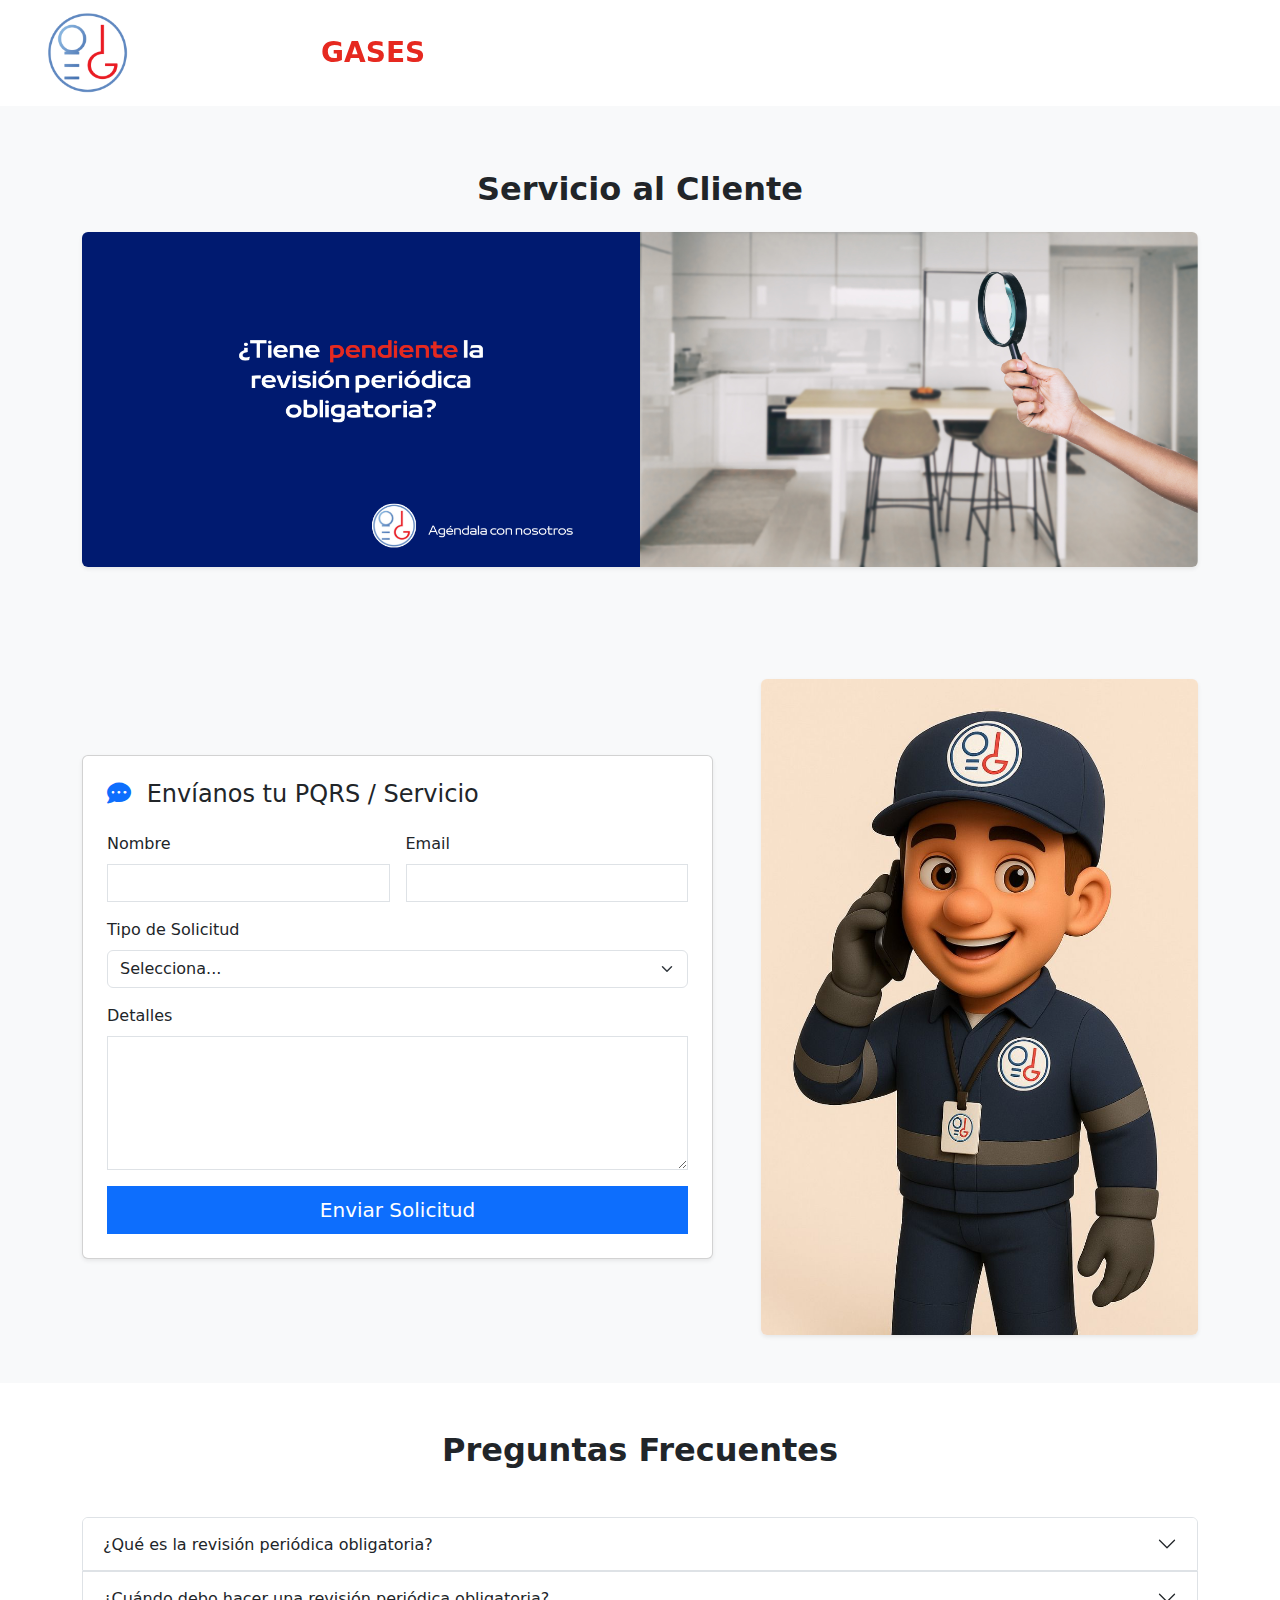
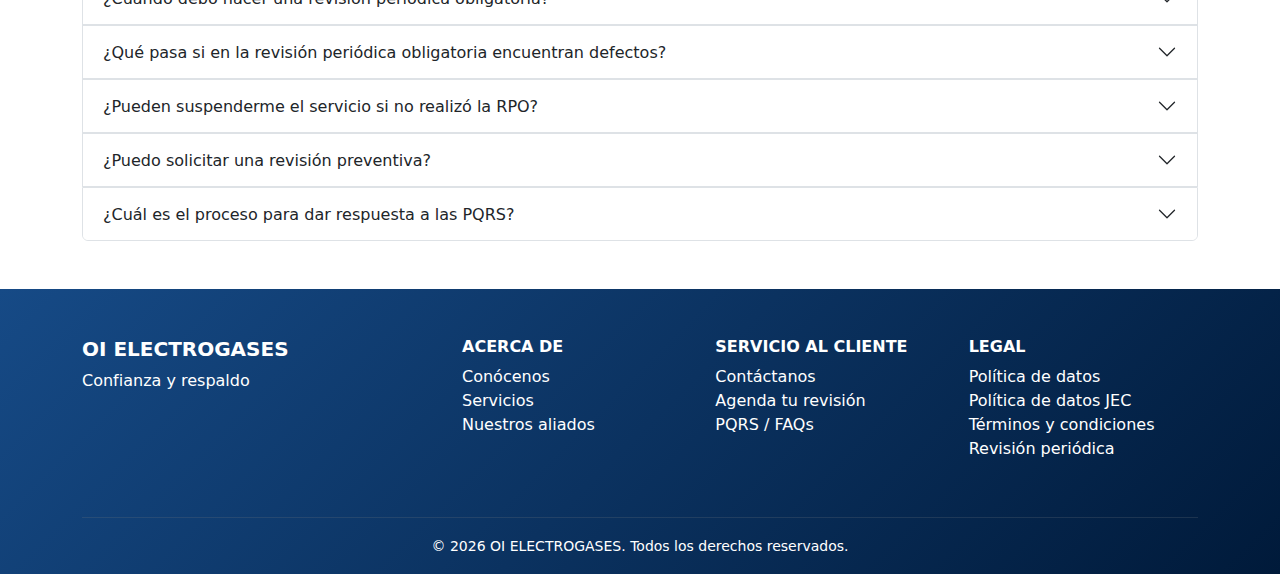
<file: pages/servicios.html>
<!DOCTYPE html>
<html lang="es">
<head>
  <meta charset="UTF-8" />
  <meta name="viewport" content="width=device-width, initial-scale=1" />
  
  <!-- SEO Meta Tags -->
  <title>OI ELECTROGASES – Servicios | Revisión Obligatoria y Preventiva de Gas</title>
  <meta name="description" content="Servicios de revisión periódica obligatoria y preventiva de gas natural en Colombia. Agenda tu revisión, envía PQRS y consulta nuestras preguntas frecuentes." />
  <meta name="keywords" content="revisión obligatoria gas, revisión preventiva gas, PQRS gas, agenda revisión gas, preguntas frecuentes gas natural, servicio cliente gas" />
  <meta name="author" content="OI ELECTROGASES" />
  <meta name="robots" content="index, follow" />
  <link rel="canonical" href="https://www.oielectrogases.com/pages/servicios.html" />
  
  <!-- Open Graph / Facebook -->
  <meta property="og:type" content="website" />
  <meta property="og:url" content="https://www.oielectrogases.com/pages/servicios.html" />
  <meta property="og:title" content="OI ELECTROGASES - Servicios | Revisión Obligatoria y Preventiva" />
  <meta property="og:description" content="Servicios de revisión periódica obligatoria y preventiva de gas natural. Agenda tu revisión y envía tus PQRS." />
  <meta property="og:image" content="https://www.oielectrogases.com/img/llamada.jpg" />
  <meta property="og:site_name" content="OI ELECTROGASES" />
  <meta property="og:locale" content="es_CO" />
  
  <!-- Twitter Card -->
  <meta name="twitter:card" content="summary_large_image" />
  <meta name="twitter:url" content="https://www.oielectrogases.com/pages/servicios.html" />
  <meta name="twitter:title" content="OI ELECTROGASES - Servicios" />
  <meta name="twitter:description" content="Servicios de revisión periódica obligatoria y preventiva de gas natural. Agenda tu revisión hoy." />
  <meta name="twitter:image" content="https://www.oielectrogases.com/img/llamada.jpg" />

  <!-- Favicon -->
  <link rel="icon" type="image/png" sizes="32x32" href="../img/logo.png" />
  <link rel="icon" type="image/png" sizes="16x16" href="../img/logo.png" />
  <link rel="apple-touch-icon" sizes="180x180" href="../img/logo.png" />
  <link rel="shortcut icon" href="../img/logo.png" />

  <!-- Bootstrap CSS local -->
  <link rel="stylesheet" href="../css/bootstrap.min.css" />

  <!-- FontAwesome CSS local (para íconos) -->
  <link rel="stylesheet" href="../css/all.min.css" />

  <link rel="stylesheet" href="../css/style.css">

  <style>
    /* =============================
       ESTILOS PARA LA VISTA “Servicios”
       ============================= */

    /* ===== Servicio al Cliente ===== */
    #servicioCliente {
      background-color: #f8f9fa;
      padding: 4rem 0;
    }
    #servicioCliente .cliente-img {
      max-height: 500px; /* igual que el carrusel */
      object-fit: cover;
    }

    /* ===== PQRS / Servicio ===== */
    #pqrServicio .form-control {
      border-radius: 0;
    }
    #pqrServicio .btn-primary {
      border-radius: 0;
    }
    
    /* Imagen de servicio responsiva */
    #pqrServicio .servicio-img {
      width: 100%;
      height: auto;
      object-fit: contain;
      display: block;
      margin: 0 auto;
    }
    
    /* Ajustes para móviles */
    @media (max-width: 991.98px) {
      #pqrServicio .col-lg-5 {
        width: 100%;
        margin-top: 2rem;
        text-align: center;
      }
      
      #pqrServicio .servicio-img {
        width: 100% !important;
        max-width: 100%;
        height: auto;
        object-fit: contain;
      }
    }
    
    /* Ajuste específico para Mobile M (375px) */
    @media (min-width: 374px) and (max-width: 376px) {
      #pqrServicio .col-lg-5 {
        padding-left: 0.75rem;
        padding-right: 0.75rem;
      }
      
      #pqrServicio .servicio-img {
        width: 100% !important;
        max-width: 100%;
        height: auto;
        object-fit: contain;
      }
    }

    /* ===== Preguntas Frecuentes ===== */
    #faqServicio .accordion-button::after {
      margin-left: auto;
    }
    #faqServicio .accordion-item + .accordion-item {
      border-top: 1px solid #dee2e6;
    }
    
    /* Ajustes para móviles - Acordeón */
    @media (max-width: 576px) {
      #faqServicio .accordion-button {
        font-size: 0.95rem;
        padding: 0.75rem 1rem;
        line-height: 1.4;
        text-align: left;
        word-wrap: break-word;
        white-space: normal;
      }
      
      #faqServicio .accordion-body {
        font-size: 0.9rem;
        line-height: 1.6;
        padding: 1rem;
      }
      
      #faqServicio .accordion-button::after {
        flex-shrink: 0;
        margin-left: 0.5rem;
      }
    }
    
    /* Ajustes específicos para Mobile M (375px) */
    @media (min-width: 374px) and (max-width: 376px) {
      #faqServicio .container {
        padding-left: 0.75rem !important;
        padding-right: 0.75rem !important;
      }
      
      #faqServicio .accordion {
        margin-left: 0 !important;
        margin-right: 0 !important;
        padding-left: 0 !important;
        padding-right: 0 !important;
      }
      
      #faqServicio .accordion-item {
        margin-left: 0 !important;
        margin-right: 0 !important;
        padding-left: 0 !important;
        padding-right: 0 !important;
        border-left: none !important;
        border-right: none !important;
      }
      
      #faqServicio .accordion-button {
        font-size: 0.9rem;
        padding: 0.85rem 1rem !important;
        padding-left: 0.75rem !important;
        line-height: 1.35;
        min-height: 3.5rem;
        display: flex;
        align-items: center;
        margin-left: 0 !important;
        border-left: none !important;
        border-radius: 0 !important;
      }
      
      #faqServicio .accordion-body {
        font-size: 0.875rem;
        padding: 1rem !important;
        padding-left: 0.75rem !important;
        line-height: 1.65;
      }
      
      #faqServicio .accordion-button:not(.collapsed) {
        box-shadow: none;
      }
      
      /* Eliminar cualquier espacio del accordion-header */
      #faqServicio .accordion-header {
        margin: 0 !important;
        padding: 0 !important;
      }
    }
    
    /* Ajustes adicionales para móviles pequeños (hasta 400px) */
    @media (max-width: 400px) {
      #faqServicio .container {
        padding-left: 0.75rem;
        padding-right: 0.75rem;
      }
      
      #faqServicio .accordion-button {
        font-size: 0.875rem;
        padding: 0.75rem 0.75rem;
      }
      
      #faqServicio .accordion-body {
        font-size: 0.85rem;
        padding: 0.9rem 0.75rem;
      }
    }

    /* ===== Footer ===== */
    footer {
      background-color: #212529;
      color: #ffffff;
    }
    footer a {
      color: #ffffff;
      text-decoration: none;
    }
    footer a:hover {
      text-decoration: underline;
    }
  </style>
</head>
<body>
  <!-- ============================
       BARRA DE NAVEGACIÓN (Header) - Componente dinámico
       ============================ -->
  <div id="navbar-container"></div>

  <!-- ================================
       SECCIÓN 1: Servicio al Cliente
       ================================ -->
  <section id="servicioCliente">
    <div class="container text-center">
      <h2 class="fw-bold mb-4 titulo-grande">Servicio al Cliente</h2>
      <div class="row justify-content-center">
        <div class="col-lg-12">
          <img
            src="../img/svo.png"
            alt="Servicio al Cliente"
            class="img-fluid rounded shadow-sm cliente-img"
            style="height: auto;"
            loading="lazy"
          />
        </div>
      </div>
    </div>
  </section>

  <!-- =====================================
       SECCIÓN 2: PQRS / Servicio + Imagen
       ===================================== -->
<section id="pqrServicio" class="py-5 bg-light">
  <div class="container">
    <div class="row gx-5 align-items-center">
      <!-- Formulario (columna izquierda) -->
      <div class="col-lg-7 mb-4 mb-lg-0">
        <div class="card shadow-sm">
          <div class="card-body p-4">
            <h3 class="h4 mb-4">
              <i class="fas fa-comment-dots text-primary me-2"></i>
              Envíanos tu PQRS / Servicio
            </h3>

            <!-- IMPORTANTE: aquí NO se usa action ni method -->
            <!-- onsubmit llama a enviarPorGAS(event) -->
            <form id="pqrForm" class="needs-validation" novalidate onsubmit="enviarPorGAS(event)">
              <div class="row g-3">
                <div class="col-md-6">
                  <label for="pqrName" class="form-label">Nombre</label>
                  <input
                    type="text"
                    class="form-control"
                    id="pqrName"
                    name="from_name"
                    required
                  />
                  <div class="invalid-feedback">Ingresa tu nombre.</div>
                </div>
                <div class="col-md-6">
                  <label for="pqrEmail" class="form-label">Email</label>
                  <input
                    type="email"
                    class="form-control"
                    id="pqrEmail"
                    name="reply_to"
                    required
                  />
                  <div class="invalid-feedback">Ingresa un email válido.</div>
                </div>
              </div>

              <div class="mb-3 mt-3">
                <label for="pqrType" class="form-label">Tipo de Solicitud</label>
                <select
                  id="pqrType"
                  name="tipo"
                  class="form-select"
                  required
                >
                  <option value="" disabled selected>Selecciona...</option>
                  <option value="petición">Petición</option>
                  <option value="queja">Queja</option>
                  <option value="reclamo">Reclamo</option>
                  <option value="servicio">Servicio</option>
                </select>
                <div class="invalid-feedback">Selecciona un tipo.</div>
              </div>

              <div class="mb-3">
                <label for="pqrDetails" class="form-label">Detalles</label>
                <textarea
                  id="pqrDetails"
                  name="message"
                  rows="5"
                  class="form-control"
                  required
                ></textarea>
                <div class="invalid-feedback">Escribe los detalles.</div>
              </div>

              <div class="d-grid">
                <button type="submit" class="btn btn-primary btn-lg">Enviar Solicitud</button>
              </div>

              <!-- Mensaje de éxito oculto inicialmente -->
              <div
                id="pqrSuccess"
                class="alert alert-success mt-4 d-none"
                role="alert"
              >
                <i class="fas fa-check-circle me-2"></i>
                ¡Gracias! Tu solicitud ha sido enviada. Te contactaremos en un lapso de 15 días hábiles.
              </div>
            </form>
          </div>
        </div>
      </div>

        <!-- Imagen (derecha) -->
        <div class="col-lg-5">
          <img
            src="../img/llamada.jpg"
            alt="Ilustración PQRS/Servicio"
            class="img-fluid rounded shadow-sm servicio-img"
            loading="lazy"
          />
        </div>
      </div>
    </div>
  </section>

  <!-- =============================
       SECCIÓN 3: Preguntas Frecuentes
       ============================= -->
  <section id="faqServicio" class="py-5">
    <div class="container">
      <h2 class="text-center fw-bold mb-5 titulo-grande">Preguntas Frecuentes</h2>
      <div class="accordion" id="accordionFAQ">
        <!-- Pregunta 1 -->
        <div class="accordion-item">
          <h2 class="accordion-header" id="faqHeading1">
            <button class="accordion-button collapsed" type="button" data-bs-toggle="collapse" data-bs-target="#faqCollapse1" aria-expanded="false" aria-controls="faqCollapse1">
              ¿Qué es la revisión periódica obligatoria?
            </button>
          </h2>
          <div id="faqCollapse1" class="accordion-collapse collapse" aria-labelledby="faqHeading1" data-bs-parent="#accordionFAQ">
            <div class="accordion-body">
            La revisión periódica obligatoria (RPO), es una inspección que realizan los organismos acreditados por el organismos nacional de acreditación (ONAC), en donde se verifica el adecuado funcionamiento de la instalación interna de gas de los usuarios,
             dentro de un plazo mínimo de 4 años y 7 meses, máximo de 5 años, cumpliendo con las normas y reglamentos técnicos de acuerdo con la resolución 067 de 1995 de la comisión de regulación de energía y gas ( CREG), modificada por la resolución CREG 059 de 2012.

            </div>
          </div>
        </div>

        <!-- Pregunta 2 -->
        <div class="accordion-item">
          <h2 class="accordion-header" id="faqHeading2">
            <button class="accordion-button collapsed" type="button" data-bs-toggle="collapse" data-bs-target="#faqCollapse2" aria-expanded="false" aria-controls="faqCollapse2">
              ¿Cuándo debo hacer una revisión periódica obligatoria?
            </button>
          </h2>
          <div id="faqCollapse2" class="accordion-collapse collapse" aria-labelledby="faqHeading2" data-bs-parent="#accordionFAQ">
            <div class="accordion-body">
              La RPO se realiza en periodos de 55 a 60 meses, contados desde la puesta en servicio de la instalación o desde la última revisión periódica obligatoria que se realizó. 
              La fecha de vencimiento de esta revisión la encuentra en su factura.
            </div>
          </div>
        </div>

        <!-- Pregunta 3 -->
        <div class="accordion-item">
          <h2 class="accordion-header" id="faqHeading3">
            <button class="accordion-button collapsed" type="button" data-bs-toggle="collapse" data-bs-target="#faqCollapse3" aria-expanded="false" aria-controls="faqCollapse3">
              ¿Qué pasa si en la revisión periódica obligatoria encuentran defectos?
            </button>
          </h2>
          <div id="faqCollapse3" class="accordion-collapse collapse" aria-labelledby="faqHeading3" data-bs-parent="#accordionFAQ">
            <div class="accordion-body">
              <p>
              Si en el resultado de la revisión se evidencian los siguiente hallazgos: 
              </p>
              <p>
              a. Defectos críticos: El distribuidor suspende el servicio, ya que comprometen la seguridad de las personas.
              </p>
              <p>
              b. Defectos no críticos: El usuario debe tener máximo dos meses para corregir los defectos y realizar una nueva inspección SIN COSTO, con la cual el organismo de inspección notifique a la distribuidora que la instalación es segura.
              </p>
            </div>
          </div>
        </div>

        <!-- Pregunta 4 -->
        <div class="accordion-item">
          <h2 class="accordion-header" id="faqHeading4">
            <button class="accordion-button collapsed" type="button" data-bs-toggle="collapse" data-bs-target="#faqCollapse4" aria-expanded="false" aria-controls="faqCollapse4">
              ¿Pueden suspenderme el servicio si no realizó la RPO?
            </button>
          </h2>
          <div id="faqCollapse4" class="accordion-collapse collapse" aria-labelledby="faqHeading4" data-bs-parent="#accordionFAQ">
            <div class="accordion-body">
              <p>
                Si, esto se realiza por seguridad. De acuerdo a lo establecido en la resolución CREG 067 de 1995 y la resolución MME 90902 de 2013, la suspensión preventiva aplica para las siguientes situaciones:
              </p>
              <p>
                a. Cuando se cumple el plazo máximo de 5 años para la revisión periódica obligatoria de acuerdo con el numeral (viii) del numeral 5.23 de la Resolución CREG 067 ( modificado por el Art. 9 de la Resolución CREG 059 de 2012): 
                “Si diez (10) días calendario antes de cumplirse el Plazo Máximo para la Revisión Periódica Obligatoria el distribuidor no ha recibido el certificado de conformidad, deberá informar al usuario de su ausencia, y le concederá cinco días calendario para allegarlo, 
                so pena de suspenderle el servicio (…) Surtido lo anterior sin que la instalación cuente con el Certificado de Conformidad, o en el evento que éste no sea auténtico, el distribuidor procederá a la suspensión del servicio
              </p>
              <p>
                b. Cuando se evidencian defectos críticos.
              </p>
              <p>
                c. Cuando se evidencian defectos no críticos que no han sido arreglados durante el tiempo establecido.
              </p>
            </div>
          </div>
        </div>

        <!-- Pregunta 5 -->
        <div class="accordion-item">
          <h2 class="accordion-header" id="faqHeading5">
            <button class="accordion-button collapsed" type="button" data-bs-toggle="collapse" data-bs-target="#faqCollapse5" aria-expanded="false" aria-controls="faqCollapse5">
              ¿Puedo solicitar una revisión preventiva?
            </button>
          </h2>
          <div id="faqCollapse5" class="accordion-collapse collapse" aria-labelledby="faqHeading5" data-bs-parent="#accordionFAQ">
            <div class="accordion-body">
              Si, cuando lo desee puede solicitar una revisión de manera preventiva de la instalación interna de gas, como por ejemplo, si cambia el lugar donde vive y desea saber si la instalación interna del gas es segura. 
            </div>
          </div>
        </div>

        <!-- Pregunta 6 -->
        <div class="accordion-item">
          <h2 class="accordion-header" id="faqHeading6">
            <button class="accordion-button collapsed" type="button" data-bs-toggle="collapse" data-bs-target="#faqCollapse6" aria-expanded="false" aria-controls="faqCollapse6">
              ¿Cuál es el proceso para dar respuesta a las PQRS?
            </button>
          </h2>
          <div id="faqCollapse6" class="accordion-collapse collapse" aria-labelledby="faqHeading6" data-bs-parent="#accordionFAQ">
            <div class="accordion-body">
              <div class="mb-4 d-flex justify-content-center">
                <img 
                  src="../img/flujo_pqrs.png" 
                  alt="Flujo de Atención de PQRS" 
                  class="img-fluid rounded shadow-sm"
                  style="max-width: 80%; height: auto; width: auto;"
                  loading="lazy"
                />
              </div>
              El proceso para dar respuesta a las PQRS (Peticiones, Quejas, Reclamos y Sugerencias) es el siguiente:
              <ol>
                <li>Recepción y Registro: Se recibe la solicitud y se registra en el sistema en un plazo de 0 a 1 día hábil.</li>
                <li>Evaluación y Análisis: Se evalúa la información proporcionada y se analiza el caso en un periodo de 1 a 3 días hábiles.</li>
                <li>Investigación y Resolución: Se realiza la investigación necesaria y se prepara la solución o respuesta en un lapso de 3 a 10 días hábiles.</li>
                <li>Comunicación de la Respuesta: Se entrega la respuesta al usuario, con un plazo máximo de 15 días hábiles desde la recepción inicial.</li>
                <li>Seguimiento y Mejora Continua: Se realiza un seguimiento permanente para verificar la satisfacción del usuario y ajustar procesos internos según las lecciones aprendidas.</li>
              </ol>
            </div>
          </div>
        </div>
      </div>
    </div>
  </section>

  <!-- =====================
       FOOTER COMÚN - Componente dinámico
       ===================== -->
  <div id="footer-container"></div>

  <!-- Bootstrap JS local -->
  <script src="../js/bootstrap.bundle.min.js"></script>
  <!-- Componentes reutilizables -->
  <script src="../js/components.js"></script>

  <!-- Script para envío del formulario PQRS/Servicio a Google Apps Script -->
  <script>
  function enviarPorGAS(event) {
    event.preventDefault(); // Evita que el formulario haga submit convencional

    const form = document.getElementById("pqrForm");
    if (!form.checkValidity()) {
      // Si falla la validación de Bootstrap, mostramos feedback y no seguimos
      form.classList.add("was-validated");
      return;
    }

    // Construimos el FormData con los campos del formulario
    const data = new FormData(form);

    // 1) Aquí va la URL EXACTA de tu Web App de Apps Script
    fetch("https://script.google.com/macros/s/AKfycbzouDEESnvWj_Bp25T3VmPxM5a_Xux9Li-co2P_UyhCX-ar3c7SWTyQkg7n-q9G7_hX/exec", {
      method: "POST",
      mode: "cors",   // Cambiamos a "cors" ahora que habilitamos CORS en doPost
      body: data
    })
    .then(response => {
      // Verificamos que recibimos un 200 OK
      if (!response.ok) {
        throw new Error("HTTP " + response.status);
      }
      return response.json(); // parsea el JSON que devuelve doPost
    })
    .then(obj => {
      // El doPost de tu Apps Script devuelve { status: "ok" }
      if (obj.status === "ok") {
        // Limpiamos el formulario y mostramos el mensaje de éxito
        form.reset();
        form.classList.remove("was-validated");
        document.getElementById("pqrSuccess").classList.remove("d-none");
      } else {
        alert("Hubo un problema en el servidor. Intenta de nuevo.");
      }
    })
    .catch(error => {
      console.error("Error al enviar PQRS:", error);
      alert("Hubo un problema al enviar tu solicitud. Intenta de nuevo.");
    });

    return false;
  }
</script>

</body>
</html>
</file>
<file: css/style.css>
/* ===== Estilos del footer (degradado azul) ===== */
footer {
  background: linear-gradient(135deg, #164a86 0%, #001a3a 100%);
  color: #ffffff;
}
footer a {
  color: #ffffff;
  text-decoration: none;
}
footer a:hover {
  text-decoration: underline;
}
</file>
